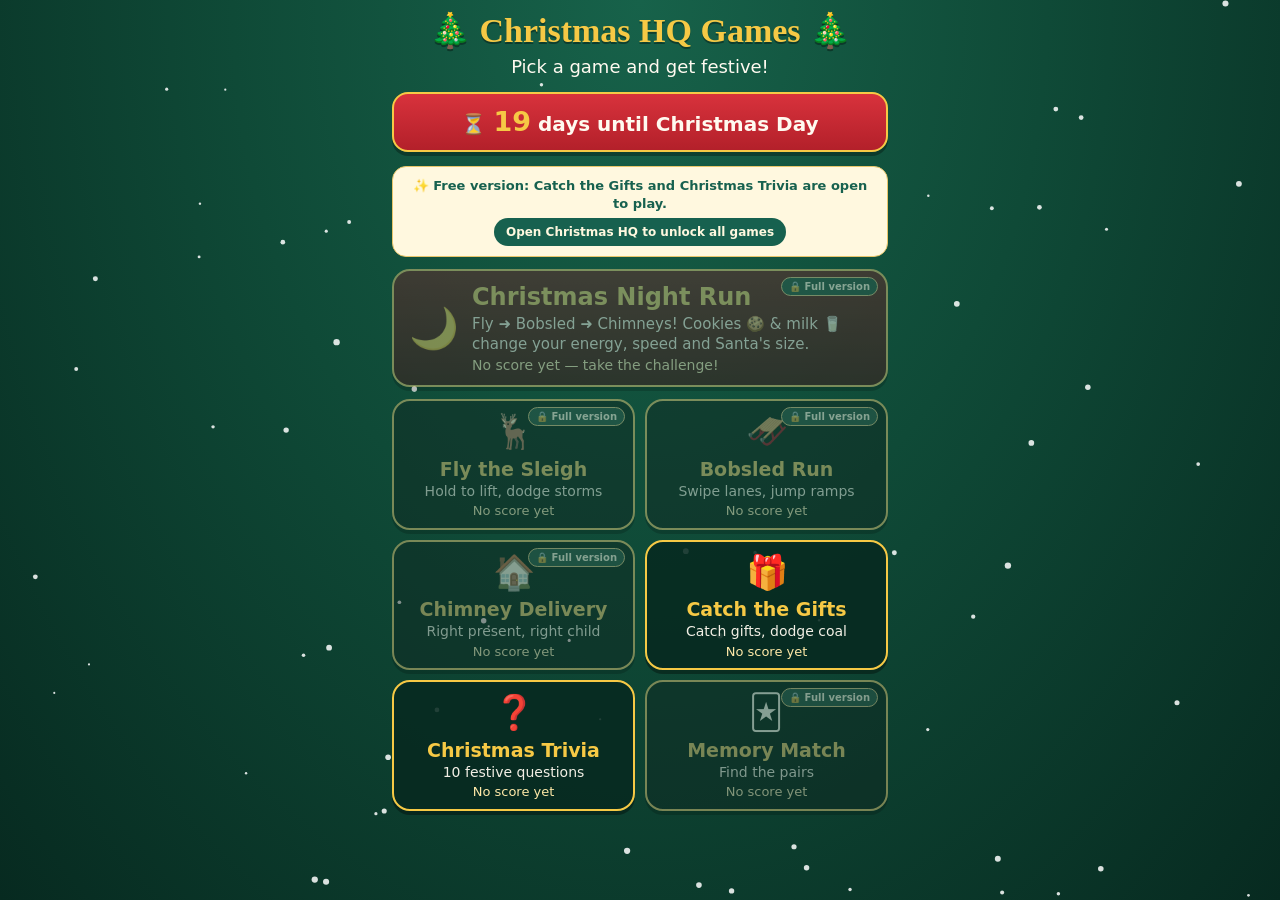
<file: games/index.html>
<!DOCTYPE html>
<html lang="en">
<head>
<meta charset="utf-8">
<meta name="viewport" content="width=device-width, initial-scale=1, viewport-fit=cover">
<meta name="theme-color" content="#0b3d2e">
<title>Christmas HQ Games</title>
<style>
:root{
  --green-deep:#072a20; --green:#0f4a37; --green-mid:#17624a;
  --red:#b3202a; --red-bright:#d8323c; --gold:#f6c945; --gold-dark:#b8891a;
  --cream:#fffaf0; --ink:#1b1b1b;
}
*{box-sizing:border-box;-webkit-tap-highlight-color:transparent}
html,body{margin:0;padding:0;min-height:100%}
html{background:#072a20}
body{
  font-family:system-ui,-apple-system,"Segoe UI",Roboto,"Helvetica Neue",Arial,sans-serif;
  color:var(--cream);
  background:radial-gradient(ellipse at top,var(--green-mid) 0%,var(--green) 45%,var(--green-deep) 100%) fixed;
  min-height:100vh; line-height:1.35; font-size:18px;
  overflow-x:hidden;
}
#snow{position:fixed;inset:0;width:100%;height:100%;pointer-events:none;z-index:0}
#app{position:relative;z-index:1;width:100%;max-width:520px;margin:0 auto;padding:12px 12px 28px}
.screen[hidden]{display:none}
h1,h2{margin:0;font-family:Georgia,"Times New Roman",serif;color:var(--gold);text-shadow:0 2px 0 rgba(0,0,0,.35)}
h1{font-size:clamp(22px,6.6vw,34px);text-align:center;line-height:1.1}
h2{font-size:clamp(20px,6vw,26px);flex:1;min-width:0}
.tagline{text-align:center;margin:6px 0 12px;color:var(--cream)}
.countdown{
  background:linear-gradient(180deg,var(--red-bright),var(--red));
  border:2px solid var(--gold);border-radius:16px;padding:10px 12px;margin:0 0 14px;text-align:center;
  font-weight:700;font-size:clamp(16px,4.8vw,20px);box-shadow:0 4px 0 rgba(0,0,0,.3);
}
.countdown b{color:var(--gold);font-size:1.35em}
.menu{display:grid;gap:12px}
.game-card{
  display:flex;align-items:center;gap:12px;width:100%;min-height:84px;text-align:left;
  background:rgba(7,42,32,.88);color:var(--cream);border:2px solid var(--gold);border-radius:18px;
  padding:10px 14px;font:inherit;cursor:pointer;box-shadow:0 4px 0 rgba(0,0,0,.35);
}
.game-card:active{transform:translateY(2px);box-shadow:0 2px 0 rgba(0,0,0,.35)}
.game-card .icon{font-size:40px;flex:none;width:52px;text-align:center}
.game-card .txt{min-width:0;flex:1}
.game-card .name{display:block;font-weight:800;font-size:clamp(18px,5.4vw,22px);color:var(--gold)}
.game-card .desc{display:block;font-size:15px;opacity:.95}
.game-card .best{display:block;font-size:14px;margin-top:2px;color:#ffe9a8}
button{font:inherit}
button:focus-visible{outline:3px solid #fff;outline-offset:2px}
.btn{
  min-height:52px;padding:10px 18px;border-radius:14px;border:2px solid var(--gold);
  background:linear-gradient(180deg,var(--red-bright),var(--red));color:var(--cream);
  font-weight:800;font-size:18px;cursor:pointer;box-shadow:0 3px 0 rgba(0,0,0,.35);
}
.btn:active{transform:translateY(2px)}
.btn.gold{background:linear-gradient(180deg,#ffe07a,var(--gold));color:#2a1c00;border-color:#fff3c0}
.btn.green{background:linear-gradient(180deg,var(--green-mid),var(--green));}
.topbar{display:flex;align-items:center;gap:10px;margin-bottom:10px}
.topbar .back{min-height:48px;min-width:48px;padding:8px 14px;flex:none}
.hud{
  display:flex;flex-wrap:wrap;gap:5px;margin-bottom:8px;
}
.hud span{
  flex:1 1 auto;text-align:center;background:rgba(7,42,32,.9);border:1px solid var(--gold);border-radius:10px;
  padding:5px 6px;font-weight:700;font-size:clamp(13px,3.8vw,15px);white-space:nowrap;
}
.hud b{color:var(--gold)}
.stage{position:relative;width:100%;max-width:max(300px,min(440px,calc((100vh - 340px)*.75)));margin:0 auto;border:3px solid var(--gold);border-radius:14px;overflow:hidden;background:#0a1d3a;aspect-ratio:3/4;touch-action:none;user-select:none;-webkit-user-select:none}
.stage canvas{display:block;width:100%;height:100%}
.overlay{
  position:absolute;inset:0;display:flex;flex-direction:column;align-items:center;justify-content:center;gap:10px;
  background:rgba(7,42,32,.9);text-align:center;padding:16px;
}
.overlay[hidden]{display:none}
.overlay h3{margin:0;font-family:Georgia,serif;color:var(--gold);font-size:clamp(22px,7vw,30px)}
.overlay p{margin:0;font-size:16px}
.overlay .row{display:flex;flex-wrap:wrap;gap:10px;justify-content:center}
.controls{display:flex;gap:10px;max-width:440px;margin:10px auto 0}
.controls .btn{flex:1;min-height:64px;font-size:24px;touch-action:none;user-select:none;-webkit-user-select:none}
.hint{max-width:440px;margin:8px auto 0;text-align:center;font-size:14px;opacity:.95}
/* chimney presents */
.presents{display:grid;grid-template-columns:repeat(5,1fr);gap:6px;max-width:440px;margin:10px auto 0}
.present{
  min-height:68px;min-width:0;padding:4px 2px;border-radius:12px;border:2px solid rgba(246,201,69,.55);
  background:rgba(7,42,32,.92);color:var(--cream);cursor:pointer;display:flex;flex-direction:column;align-items:center;justify-content:center;gap:0;
}
.present .e{font-size:28px;line-height:1.1}
.present .n{font-size:12px;font-weight:700}
.present .k{font-size:11px;opacity:.85}
.present[aria-pressed="true"]{background:linear-gradient(180deg,#ffe07a,var(--gold));color:#2a1c00;border-color:#fff;box-shadow:0 0 0 3px var(--red-bright)}
.actions{display:flex;gap:10px;max-width:440px;margin:10px auto 0}
.actions .btn{flex:1;min-height:60px;font-size:19px}
/* trivia */
.panel{background:rgba(7,42,32,.92);border:2px solid var(--gold);border-radius:16px;padding:14px;max-width:520px;margin:0 auto}
.q-meta{display:flex;justify-content:space-between;gap:8px;font-weight:700;color:var(--gold);margin-bottom:8px;font-size:16px}
.progress{height:8px;background:rgba(255,255,255,.2);border-radius:6px;overflow:hidden;margin-bottom:12px}
.progress i{display:block;height:100%;background:var(--gold);width:0}
.question{font-size:clamp(19px,5.6vw,24px);font-weight:700;margin:0 0 12px;overflow-wrap:anywhere}
.options{display:grid;gap:10px}
.opt{
  min-height:58px;text-align:left;padding:10px 14px;border-radius:14px;border:2px solid var(--gold);
  background:var(--green);color:var(--cream);font-size:18px;font-weight:600;cursor:pointer;overflow-wrap:anywhere;
}
.opt:active{transform:translateY(1px)}
.opt.correct{background:#1c7f3b;border-color:#fff;color:#fff}
.opt.wrong{background:#8f1d24;border-color:#fff;color:#fff}
.opt:disabled{cursor:default;opacity:1}
.feedback{min-height:28px;margin:10px 0 0;font-weight:800;font-size:18px}
.result{text-align:center}
.result .big{font-size:clamp(40px,14vw,64px);font-weight:900;color:var(--gold);margin:6px 0}
/* memory */
.mem-grid{display:grid;grid-template-columns:repeat(4,1fr);gap:8px;max-width:420px;margin:0 auto}
.card{
  position:relative;aspect-ratio:1;border:2px solid var(--gold);border-radius:14px;padding:0;cursor:pointer;
  background:repeating-linear-gradient(45deg,var(--red) 0 8px,var(--red-bright) 8px 16px);color:var(--cream);
  font-size:clamp(28px,10vw,52px);display:flex;align-items:center;justify-content:center;min-width:0;
}
.card .face{display:none}
.card .back{font-size:.6em;opacity:.95}
.card.flipped,.card.matched{background:var(--cream);}
.card.flipped .face,.card.matched .face{display:block}
.card.flipped .back,.card.matched .back{display:none}
.card.matched{border-color:#3bd16f;box-shadow:0 0 0 3px #3bd16f}
.win{margin:14px auto 0;max-width:420px;text-align:center}
.win[hidden]{display:none}
.win .big{font-size:clamp(22px,7vw,30px);font-weight:800;color:var(--gold);margin-bottom:8px}
.hint{display:block}
@media (max-width:520px){.hint{display:none}}

[hidden]{display:none!important}
.menu .featured{min-height:96px;background:linear-gradient(180deg,#8f1d24,#5e1218);}
.menu .featured .name{font-size:clamp(19px,5.8vw,24px)}
.menu-grid{display:grid;grid-template-columns:1fr 1fr;gap:10px}
.menu-grid .game-card{flex-direction:column;justify-content:center;text-align:center;min-height:112px;padding:8px 8px;gap:2px}
.menu-grid .game-card .icon{font-size:34px;width:auto}
.menu-grid .game-card .name{font-size:clamp(16px,4.6vw,19px)}
.menu-grid .game-card .desc{font-size:14px;line-height:1.25}
.menu-grid .game-card .best{font-size:13px}
.ahud .a-energy{display:flex;align-items:center;gap:4px;min-width:104px}
.bar{display:block;flex:1;min-width:48px;height:12px;border:1px solid var(--gold);border-radius:7px;background:rgba(0,0,0,.45);overflow:hidden}
.bar>i{display:block;height:100%;width:50%;background:linear-gradient(90deg,#f6c945,#7dff8b)}
.bar.low>i{background:linear-gradient(90deg,#ff5a5a,#ff9a5a)}
.hud .a-boost{display:none!important}
.bar.boost{box-shadow:0 0 0 2px #fff,0 0 10px 2px var(--gold)}
.bar.boost>i{background:linear-gradient(90deg,#fff3a0,#f6c945)}
.lift{width:100%;min-height:76px!important;font-size:22px!important}
.ctl-chim{max-width:440px;margin:0 auto}
.sr{position:absolute;width:1px;height:1px;overflow:hidden;clip:rect(0 0 0 0);white-space:nowrap}
</style>
</head>
<body>
<canvas id="snow" aria-hidden="true"></canvas>
<div id="app">

<!-- MENU -->
<section id="screen-menu" class="screen">
  <h1>🎄 Christmas HQ Games 🎄</h1>
  <p class="tagline">Pick a game and get festive!</p>
  <div class="countdown" id="countdown" aria-live="polite"></div>
  <div class="menu">
    <button class="game-card featured" data-go="night"><span class="icon">🌙</span><span class="txt"><span class="name">Christmas Night Run</span><span class="desc">Fly ➜ Bobsled ➜ Chimneys! Cookies 🍪 &amp; milk 🥛 change your energy, speed and Santa's size.</span><span class="best" id="best-night"></span></span></button>
    <div class="menu-grid">
    <button class="game-card" data-go="fly"><span class="icon">🦌</span><span class="txt"><span class="name">Fly the Sleigh</span><span class="desc">Hold to lift, dodge storms</span><span class="best" id="best-fly"></span></span></button>
    <button class="game-card" data-go="bob"><span class="icon">🛷</span><span class="txt"><span class="name">Bobsled Run</span><span class="desc">Swipe lanes, jump ramps</span><span class="best" id="best-bob"></span></span></button>
    <button class="game-card" data-go="chimney"><span class="icon">🏠</span><span class="txt"><span class="name">Chimney Delivery</span><span class="desc">Right present, right child</span><span class="best" id="best-chimney"></span></span></button>
    <button class="game-card" data-go="catch"><span class="icon">🎁</span><span class="txt"><span class="name">Catch the Gifts</span><span class="desc">Catch gifts, dodge coal</span><span class="best" id="best-catch"></span></span></button>
    <button class="game-card" data-go="trivia"><span class="icon">❓</span><span class="txt"><span class="name">Christmas Trivia</span><span class="desc">10 festive questions</span><span class="best" id="best-trivia"></span></span></button>
    <button class="game-card" data-go="memory"><span class="icon">🃏</span><span class="txt"><span class="name">Memory Match</span><span class="desc">Find the pairs</span><span class="best" id="best-memory"></span></span></button>
    </div>
  </div>
</section>

<section id="screen-night" class="screen" hidden></section>
<section id="screen-fly" class="screen" hidden></section>
<section id="screen-bob" class="screen" hidden></section>

<!-- CATCH -->
<section id="screen-catch" class="screen" hidden>
  <div class="topbar"><button class="btn back" data-go="menu" aria-label="Back to menu">← Menu</button><h2>Catch the Gifts</h2></div>
  <div class="hud"><span>Score <b id="c-score">0</b></span><span>Lives <b id="c-lives">❤❤❤</b></span><span>Best <b id="c-best">0</b></span></div>
  <div class="stage" id="c-stage">
    <canvas id="c-canvas" width="720" height="960" aria-label="Catch the Gifts game area"></canvas>
    <div class="overlay" id="c-overlay">
      <h3 id="c-ot">Catch the Gifts</h3>
      <p id="c-om">Move the sleigh to catch gifts 🎁.<br>Avoid the lumps of coal!</p>
      <div class="row"><button class="btn gold" id="c-start">Play</button></div>
    </div>
  </div>
  <div class="controls"><button class="btn green" id="c-left" aria-label="Move left">◀</button><button class="btn green" id="c-right" aria-label="Move right">▶</button></div>
  <p class="hint">Drag on the game, use the buttons, or press ← → keys.</p>
</section>

<!-- CHIMNEY -->
<section id="screen-chimney" class="screen" hidden>
  <div class="topbar"><button class="btn back" data-go="menu" aria-label="Back to menu">← Menu</button><h2>Chimney Delivery</h2></div>
  <div class="hud"><span>Score <b id="h-score">0</b></span><span>Lives <b id="h-lives">❤❤❤</b></span><span>🍪 <b id="h-cookies">0/3</b></span><span>Best <b id="h-best">0</b></span></div>
  <div class="stage" id="h-stage">
    <canvas id="h-canvas" width="720" height="960" aria-label="Chimney Delivery game area"></canvas>
    <div class="overlay" id="h-overlay">
      <h3 id="h-ot">Chimney Delivery</h3>
      <p id="h-om">Each child wants one present (see the speech bubble).<br>1. Pick the present. 2. When Santa is over the chimney, hit DROP.<br>Right gift = big points 😄. Wrong gift = lose a life 😢.<br>Hit GRAB for cookies &amp; milk: 3 plates = bonus life!</p>
      <div class="row"><button class="btn gold" id="h-start">Play</button></div>
    </div>
  </div>
  <div class="presents" id="h-presents" role="group" aria-label="Choose a present"></div>
  <div class="actions"><button class="btn" id="h-drop">🎁 DROP</button><button class="btn green" id="h-grab">🍪🥛 GRAB</button></div>
  <p class="hint">Keys: 1-5 choose present · Space/↓ drop · G/↑ grab</p>
</section>

<!-- TRIVIA -->
<section id="screen-trivia" class="screen" hidden>
  <div class="topbar"><button class="btn back" data-go="menu" aria-label="Back to menu">← Menu</button><h2>Christmas Trivia</h2></div>
  <div class="panel" id="t-quiz">
    <div class="q-meta"><span id="t-num">Question 1/10</span><span>Score <span id="t-score">0</span></span></div>
    <div class="progress"><i id="t-prog"></i></div>
    <p class="question" id="t-q"></p>
    <div class="options" id="t-opts"></div>
    <p class="feedback" id="t-fb" aria-live="polite"></p>
    <button class="btn gold" id="t-next" hidden style="width:100%;margin-top:8px">Next ➜</button>
  </div>
  <div class="panel result" id="t-result" hidden>
    <h2 style="text-align:center">All done! 🎅</h2>
    <div class="big" id="t-final">0/10</div>
    <p id="t-msg"></p>
    <p>Best score: <b id="t-best">0</b>/10</p>
    <div style="display:grid;gap:10px;margin-top:12px">
      <button class="btn gold" id="t-again">Play again</button>
      <button class="btn" data-go="menu">Back to menu</button>
    </div>
  </div>
</section>

<!-- MEMORY -->
<section id="screen-memory" class="screen" hidden>
  <div class="topbar"><button class="btn back" data-go="menu" aria-label="Back to menu">← Menu</button><h2>Memory Match</h2></div>
  <div class="hud"><span>Moves <b id="m-moves">0</b></span><span>Pairs <b id="m-pairs">0/8</b></span><span>Best <b id="m-best">–</b></span></div>
  <div class="mem-grid" id="m-grid"></div>
  <div class="win" id="m-win" hidden>
    <div class="big" id="m-wintext"></div>
    <div class="row" style="display:flex;gap:10px;justify-content:center;flex-wrap:wrap">
      <button class="btn gold" id="m-again">Play again</button>
      <button class="btn" data-go="menu">Menu</button>
    </div>
  </div>
  <p class="hint" id="m-hint">Flip two cards at a time. Fewer moves = better!</p>
  <div style="text-align:center;margin-top:10px"><button class="btn green" id="m-restart">🔄 Restart</button></div>
</section>

</div>

<script>
(function(){
'use strict';
var $ = function(id){return document.getElementById(id);};
var EMOJI_FONT = '"Apple Color Emoji","Segoe UI Emoji","Noto Color Emoji",sans-serif';

/* ---------- storage ---------- */
var memStore = {};
function load(key, def){
  try{ var v = window.localStorage.getItem('chqg:'+key); if(v===null) return def; var n = Number(v); return isNaN(n)?def:n; }
  catch(e){ return (key in memStore)?memStore[key]:def; }
}
function save(key, val){
  memStore[key]=val;
  try{ window.localStorage.setItem('chqg:'+key, String(val)); }catch(e){}
}

/* ---------- countdown ---------- */
function daysUntilChristmas(now){
  /* Same maths as the main app's top countdown (christmas-hq-festive-live.js updateChristmasCountdown):
     whole days left until 25 Dec 00:00 local time, rolling to next year once that moment has passed. */
  now = now || new Date();
  var xmas = new Date(now.getFullYear(), 11, 25, 0, 0, 0);
  if(xmas.getTime() <= now.getTime()) xmas = new Date(now.getFullYear()+1, 11, 25, 0, 0, 0);
  return Math.floor((xmas.getTime()-now.getTime())/86400000);
}
function renderCountdown(){
  var el = $('countdown'); if(!el) return;
  var now = new Date(), d = daysUntilChristmas(now);
  if(now.getMonth()===11 && now.getDate()===25) el.innerHTML = '🎅 It\'s Christmas Day!';
  else if(d===0) el.innerHTML = '⏳ <b>0</b> days until Christmas Day — it\'s Christmas Eve!';
  else if(d===1) el.innerHTML = '⏳ <b>1</b> day until Christmas Day';
  else el.innerHTML = '⏳ <b>'+d+'</b> days until Christmas Day';
}

/* ---------- navigation ---------- */
var current = 'menu';
var games = {};
function go(name){
  if(games[current] && games[current].stop) games[current].stop();
  var screens = document.querySelectorAll('.screen');
  for(var i=0;i<screens.length;i++) screens[i].hidden = (screens[i].id !== 'screen-'+name);
  current = name;
  if(name==='menu'){ refreshBests(); renderCountdown(); }
  if(games[name] && games[name].enter) games[name].enter();
  window.scrollTo(0,0);
}
document.addEventListener('click', function(e){
  var t = e.target.closest ? e.target.closest('[data-go]') : null;
  if(t) go(t.getAttribute('data-go'));
});
function refreshBests(){
  var c=load('catch',0), h=load('chimney',0), t=load('trivia',-1), m=load('memory',0);
  var nf=load('fly',0), nb=load('bob',0), nn=load('night',0);
  $('best-fly').textContent = nf? '🏆 '+nf : 'No score yet';
  $('best-bob').textContent = nb? '🏆 '+nb : 'No score yet';
  $('best-night').textContent = nn? '🏆 Best night: '+nn : 'No score yet — take the challenge!';
  $('best-catch').textContent = c? '🏆 '+c : 'No score yet';
  $('best-chimney').textContent = h? '🏆 '+h : 'No score yet';
  $('best-trivia').textContent = t>=0? '🏆 '+t+'/10' : 'No score yet';
  $('best-memory').textContent = m? '🏆 '+m+' moves' : 'No score yet';
}

/* ---------- helpers ---------- */
function rand(a,b){return a+Math.random()*(b-a);}
function shuffle(a){ for(var i=a.length-1;i>0;i--){var j=Math.floor(Math.random()*(i+1));var t=a[i];a[i]=a[j];a[j]=t;} return a; }
function hearts(n){ var s=''; for(var i=0;i<n;i++) s+='❤'; return s||'💔'; }
function rrect(ctx,x,y,w,h,r){ ctx.beginPath(); ctx.moveTo(x+r,y); ctx.lineTo(x+w-r,y); ctx.quadraticCurveTo(x+w,y,x+w,y+r); ctx.lineTo(x+w,y+h-r); ctx.quadraticCurveTo(x+w,y+h,x+w-r,y+h); ctx.lineTo(x+r,y+h); ctx.quadraticCurveTo(x,y+h,x,y+h-r); ctx.lineTo(x,y+r); ctx.quadraticCurveTo(x,y,x+r,y); ctx.closePath(); }
function emoji(ctx,ch,x,y,size){ ctx.font=size+'px '+EMOJI_FONT; ctx.textAlign='center'; ctx.textBaseline='middle'; ctx.fillStyle='#fff'; ctx.fillText(ch,x,y); }
function setupCanvas(cv){ var ctx=cv.getContext('2d'); ctx.setTransform(2,0,0,2,0,0); return ctx; }
var W=360, H=480;
var starPts=[]; for(var si=0;si<40;si++) starPts.push([(si*97%360),(si*53%260),(si%3)+1]);
function drawSky(ctx, ground){
  var g=ctx.createLinearGradient(0,0,0,H); g.addColorStop(0,'#071a3a'); g.addColorStop(1,'#1d4a63');
  ctx.fillStyle=g; ctx.fillRect(0,0,W,H);
  ctx.fillStyle='#fff'; for(var i=0;i<starPts.length;i++){ var s=starPts[i]; ctx.globalAlpha=.55; ctx.fillRect(s[0],s[1],s[2]*.8,s[2]*.8); } ctx.globalAlpha=1;
  ctx.fillStyle='#f3efd2'; ctx.beginPath(); ctx.arc(310,48,17,0,7); ctx.fill();
  ctx.fillStyle='#e8f1f7'; ctx.fillRect(0,ground,W,H-ground);
  ctx.fillStyle='#c9dcea'; ctx.fillRect(0,ground,W,3);
}
function drawGift(ctx,x,y,s,body,ribbon){
  var h=s/2;
  ctx.fillStyle=body; ctx.fillRect(x-h,y-h,s,s);
  ctx.fillStyle=ribbon; ctx.fillRect(x-3,y-h,6,s); ctx.fillRect(x-h,y-3,s,6);
  ctx.beginPath(); ctx.ellipse(x-6,y-h-3,6,4,-.5,0,7); ctx.ellipse(x+6,y-h-3,6,4,.5,0,7); ctx.fill();
  ctx.strokeStyle='rgba(0,0,0,.35)'; ctx.lineWidth=1.5; ctx.strokeRect(x-h,y-h,s,s);
}
function drawCoal(ctx,x,y,s){
  var r=s/2, pts=[[-1,-.3],[-.6,-.9],[.1,-1],[.8,-.6],[1,.2],[.6,.9],[-.2,1],[-.9,.6]];
  ctx.beginPath(); for(var i=0;i<pts.length;i++){ var px=x+pts[i][0]*r, py=y+pts[i][1]*r; if(i===0) ctx.moveTo(px,py); else ctx.lineTo(px,py);} ctx.closePath();
  ctx.fillStyle='#262626'; ctx.fill(); ctx.strokeStyle='#e7e7e7'; ctx.lineWidth=2; ctx.stroke();
  ctx.fillStyle='#6b6b6b'; ctx.beginPath(); ctx.moveTo(x-r*.5,y-r*.5); ctx.lineTo(x,y-r*.6); ctx.lineTo(x-r*.2,y-r*.1); ctx.closePath(); ctx.fill();
}
function drawSleigh(ctx,x,y,w){
  // runner
  ctx.strokeStyle='#f6c945'; ctx.lineWidth=4; ctx.lineCap='round';
  ctx.beginPath(); ctx.moveTo(x-w/2-4,y+26); ctx.lineTo(x+w/2-6,y+26); ctx.quadraticCurveTo(x+w/2+14,y+26,x+w/2+10,y+10); ctx.stroke();
  ctx.beginPath(); ctx.moveTo(x-w/4,y+16); ctx.lineTo(x-w/4,y+26); ctx.moveTo(x+w/4,y+16); ctx.lineTo(x+w/4,y+26); ctx.stroke();
  // body
  ctx.fillStyle='#c8212b'; ctx.beginPath();
  ctx.moveTo(x-w/2,y-8); ctx.lineTo(x+w/2+4,y-8); ctx.quadraticCurveTo(x+w/2+8,y+16,x+w/2-8,y+18); ctx.lineTo(x-w/2+8,y+18); ctx.quadraticCurveTo(x-w/2-2,y+10,x-w/2,y-8); ctx.closePath(); ctx.fill();
  ctx.strokeStyle='#f6c945'; ctx.lineWidth=2.5; ctx.stroke();
  ctx.fillStyle='#fffaf0'; ctx.fillRect(x-w/2+4,y-8,w-4,4);
}


var GROUND_Y=410;
function drawHouseShared(c,h,GIFTS,cw,icons){
  var cx=h.cx, chx=cx-26;
  c.fillStyle=h.color; c.fillRect(cx-50,340,100,GROUND_Y-340);
  c.fillStyle='#4a2f2a'; c.beginPath(); c.moveTo(cx-62,342); c.lineTo(cx,285); c.lineTo(cx+62,342); c.closePath(); c.fill();
  c.fillStyle='#f4fbff'; c.beginPath(); c.moveTo(cx-62,342); c.lineTo(cx,285); c.lineTo(cx+62,342); c.lineTo(cx+54,342); c.lineTo(cx,294); c.lineTo(cx-54,342); c.closePath(); c.fill();
  c.fillStyle='#8a3f33'; c.fillRect(chx-cw/2,296,cw,26); c.fillStyle='#f4fbff'; c.fillRect(chx-cw/2-2,292,cw+4,6);
  c.fillStyle='#5a3418'; c.fillRect(cx-40,368,20,GROUND_Y-368);
  c.fillStyle=h.result==='happy'?'#ffe58a':'#2d3b55'; c.fillRect(cx+4,350,38,38);
  c.strokeStyle='#fffaf0'; c.lineWidth=2; c.strokeRect(cx+4,350,38,38);
  emoji(c,h.result==='happy'?'😄':(h.result==='sad'?'😢':'🧒'),cx+23,371,26);
  if(icons.length===2){ emoji(c,icons[0],chx-6,282,16); emoji(c,icons[1],chx+9,282,16); }
  else if(icons.length===1){ emoji(c,icons[0],chx,280,20); }
  if(h.result===null && cx<W+10){
    var g=GIFTS[h.want], bw=68, bh=54, by=196;
    var bx=Math.max(4,Math.min(W-bw-4,cx-bw/2));
    var tb=Math.max(bx+16,Math.min(bx+bw-16,cx));
    c.fillStyle='#fffaf0'; rrect(c,bx,by,bw,bh,12); c.fill(); c.strokeStyle='#b8891a'; c.lineWidth=2; c.stroke();
    c.fillStyle='#fffaf0'; c.beginPath(); c.moveTo(tb-8,by+bh-1); c.lineTo(tb+8,by+bh-1); c.lineTo(tb+3,by+bh+14); c.closePath(); c.fill();
    c.strokeStyle='#b8891a'; c.beginPath(); c.moveTo(tb-8,by+bh); c.lineTo(tb+3,by+bh+14); c.lineTo(tb+8,by+bh); c.stroke();
    c.fillStyle='#fffaf0'; c.fillRect(tb-7,by+bh-3,14,4);
    emoji(c,g.e,bx+bw/2,by+22,28);
    c.fillStyle='#222'; c.font='bold 12px system-ui,Arial,sans-serif'; c.textAlign='center'; c.textBaseline='middle'; c.fillText(g.n,bx+bw/2,by+43);
  }
}

/* ---------- generic canvas game base ---------- */
function makeLoop(update, draw){
  var raf=0, last=0, active=false;
  function frame(ts){
    if(!active) return;
    var dt=Math.min(.05,(ts-last)/1000||0); last=ts;
    update(dt); draw();
    raf=requestAnimationFrame(frame);
  }
  return {
    start:function(){ if(active) return; active=true; last=performance.now(); raf=requestAnimationFrame(frame); },
    stop:function(){ active=false; cancelAnimationFrame(raf); },
    isActive:function(){return active;}
  };
}

/* =========================================================
   GAME 1: CATCH THE GIFTS
   ========================================================= */
(function(){
  var cv=$('c-canvas'), ctx=setupCanvas(cv), stage=$('c-stage');
  var st={running:false,score:0,lives:3,items:[],spawn:0,sx:W/2,keys:{l:false,r:false},flash:0,btn:{l:false,r:false},best:load('catch',0)};
  var SW=84, SY=H-62;
  var COLORS=[['#d8323c','#f6c945'],['#1f7a4a','#fffaf0'],['#2d62c4','#f6c945'],['#fffaf0','#d8323c']];
  function reset(){ st.score=0; st.lives=3; st.items=[]; st.spawn=.4; st.sx=W/2; st.flash=0; hud(); }
  function hud(){ $('c-score').textContent=st.score; $('c-lives').textContent=hearts(st.lives); $('c-best').textContent=st.best; }
  function start(){ reset(); st.running=true; $('c-overlay').hidden=true; loop.start(); }
  function over(){
    st.running=false;
    var nb = st.score>st.best; if(nb){ st.best=st.score; save('catch',st.best); }
    hud();
    $('c-ot').textContent='Game over!';
    $('c-om').innerHTML='You caught <b>'+st.score+'</b> point'+(st.score===1?'':'s')+'.<br>'+(nb?'🏆 New high score!':'High score: '+st.best);
    $('c-start').textContent='Play again';
    $('c-overlay').hidden=false;
  }
  function update(dt){
    if(!st.running) return;
    var dir=(st.keys.l||st.btn.l?-1:0)+(st.keys.r||st.btn.r?1:0);
    st.sx=Math.max(SW/2+8,Math.min(W-SW/2-14,st.sx+dir*340*dt));
    st.spawn-=dt;
    if(st.spawn<=0){
      st.spawn=Math.max(.35,.95-st.score*.012);
      var pc=Math.min(.35,.18+st.score*.003), r=Math.random(), type=r<pc?'coal':(r>.95?'gold':'gift');
      var c=COLORS[Math.floor(Math.random()*COLORS.length)];
      st.items.push({x:rand(24,W-24),y:-20,vy:Math.min(330,120+st.score*2.2+rand(0,50)),type:type,size:type==='coal'?28:30,c:c});
    }
    for(var i=st.items.length-1;i>=0;i--){
      var it=st.items[i]; it.y+=it.vy*dt;
      var hit = it.y+it.size/2>=SY && it.y<SY+30 && Math.abs(it.x-st.sx)<SW/2+6;
      if(hit){
        st.items.splice(i,1);
        if(it.type==='coal'){ st.lives--; st.flash=.35; }
        else st.score += (it.type==='gold'?5:1);
        hud();
        if(st.lives<=0){ over(); return; }
      } else if(it.y>H+30) st.items.splice(i,1);
    }
    if(st.flash>0) st.flash-=dt;
  }
  function draw(){
    drawSky(ctx,H-26);
    for(var i=0;i<st.items.length;i++){
      var it=st.items[i];
      if(it.type==='coal') drawCoal(ctx,it.x,it.y,it.size);
      else if(it.type==='gold') drawGift(ctx,it.x,it.y,it.size+2,'#f6c945','#d8323c');
      else drawGift(ctx,it.x,it.y,it.size,it.c[0],it.c[1]);
    }
    drawSleigh(ctx,st.sx,SY,SW);
    if(st.flash>0){ ctx.fillStyle='rgba(216,50,60,'+(st.flash*1.2)+')'; ctx.fillRect(0,0,W,H); }
  }
  var loop=makeLoop(update,draw);
  function ptr(e){
    var r=cv.getBoundingClientRect(); var x=(e.clientX-r.left)/r.width*W;
    st.sx=Math.max(SW/2+8,Math.min(W-SW/2-14,x));
  }
  stage.addEventListener('pointerdown',function(e){ ptr(e); });
  stage.addEventListener('pointermove',function(e){ ptr(e); });
  function hold(id,k){
    var b=$(id);
    function on(e){ e.preventDefault(); st.btn[k]=true; }
    function off(){ st.btn[k]=false; }
    b.addEventListener('pointerdown',on); b.addEventListener('pointerup',off); b.addEventListener('pointerleave',off); b.addEventListener('pointercancel',off);
  }
  hold('c-left','l'); hold('c-right','r');
  $('c-start').addEventListener('click',start);
  games.catch={
    enter:function(){ st.running=false; st.best=load('catch',0); $('c-ot').textContent='Catch the Gifts'; $('c-om').innerHTML='Move the sleigh to catch gifts 🎁.<br>Avoid the lumps of coal!'; $('c-start').textContent='Play'; $('c-overlay').hidden=false; reset(); draw(); },
    stop:function(){ loop.stop(); st.running=false; st.btn.l=st.btn.r=false; },
    key:function(e,down){
      if(e.key==='ArrowLeft'||e.key==='a'||e.key==='A'){ st.keys.l=down; return true; }
      if(e.key==='ArrowRight'||e.key==='d'||e.key==='D'){ st.keys.r=down; return true; }
      return false;
    },
    state:st
  };
  document.addEventListener('visibilitychange',function(){ if(document.hidden && loop.isActive()) { loop.stop(); st.running && (function(){ $('c-ot').textContent='Paused'; $('c-om').textContent='Tap to continue.'; $('c-start').textContent='Resume'; $('c-overlay').hidden=false; st.running=false; st.paused=true; })(); } });
  // resume support
  var origStart=start;
  $('c-start').removeEventListener('click',start);
  $('c-start').addEventListener('click',function(){ if(st.paused){ st.paused=false; st.running=true; $('c-overlay').hidden=true; loop.start(); } else origStart(); });
})();

/* =========================================================
   GAME 2: CHIMNEY DELIVERY
   ========================================================= */
(function(){
  var cv=$('h-canvas'), ctx=setupCanvas(cv);
  var GIFTS=[{e:'🧸',n:'Teddy'},{e:'🚂',n:'Train'},{e:'🪆',n:'Doll'},{e:'⚽',n:'Ball'},{e:'📚',n:'Book'}];
  var SANTA_X=100, SANTA_Y=62, ZONE=40, GROUND=410, GAP=200;
  var HOUSE_COLORS=['#b5533c','#3d7ea6','#c79a3b','#7b5aa6','#4f8f5a'];
  var st={running:false,paused:false,score:0,lives:3,streak:0,cookies:0,sel:0,houses:[],drops:[],pops:[],speed:55,endTimer:0,best:load('chimney',0),t:0,cool:0};
  // build present buttons
  var pbox=$('h-presents'), pbtns=[];
  GIFTS.forEach(function(g,i){
    var b=document.createElement('button'); b.type='button'; b.className='present'; b.setAttribute('aria-pressed','false'); b.setAttribute('aria-label',g.n+' (key '+(i+1)+')');
    b.innerHTML='<span class="e">'+g.e+'</span><span class="n">'+g.n+'</span><span class="k">'+(i+1)+'</span>';
    b.addEventListener('click',function(){ select(i); });
    pbox.appendChild(b); pbtns.push(b);
  });
  function select(i){ st.sel=i; for(var k=0;k<pbtns.length;k++) pbtns[k].setAttribute('aria-pressed',k===i?'true':'false'); }
  function hud(){ $('h-score').textContent=st.score; $('h-lives').textContent=hearts(st.lives); $('h-cookies').textContent=st.cookies+'/3'; $('h-best').textContent=st.best; }
  function newHouse(cx){ return {cx:cx,want:Math.floor(Math.random()*GIFTS.length),plate:Math.random()<.65,result:null,taken:false,color:HOUSE_COLORS[Math.floor(Math.random()*HOUSE_COLORS.length)]}; }
  function chx(h){ return h.cx-26; }
  function reset(){ st.score=0; st.lives=3; st.streak=0; st.cookies=0; st.houses=[newHouse(250)]; st.drops=[]; st.pops=[]; st.speed=55; st.endTimer=0; st.t=0; st.cool=0; select(0); hud(); }
  function inZone(h){ return Math.abs(chx(h)-SANTA_X)<=ZONE; }
  function target(){ for(var i=0;i<st.houses.length;i++){ var h=st.houses[i]; if(h.result===null && inZone(h)) return h; } return null; }
  function plateHouse(){ for(var i=0;i<st.houses.length;i++){ var h=st.houses[i]; if(h.plate && !h.taken && inZone(h)) return h; } return null; }
  function pop(x,y,text,color){ st.pops.push({x:x,y:y,text:text,color:color||'#fff',t:0}); }
  function start(){ reset(); st.running=true; st.paused=false; $('h-overlay').hidden=true; loop.start(); }
  function over(){
    st.running=false;
    var nb=st.score>st.best; if(nb){ st.best=st.score; save('chimney',st.best); }
    hud();
    $('h-ot').textContent='Game over!';
    $('h-om').innerHTML='Final score: <b>'+st.score+'</b><br>'+(nb?'🏆 New high score!':'High score: '+st.best);
    $('h-start').textContent='Play again';
    $('h-overlay').hidden=false;
  }
  function drop(){
    if(!st.running||st.endTimer>0||st.cool>0) return;
    st.cool=.25;
    var h=target(), g=GIFTS[st.sel];
    if(!h){ st.drops.push({x:SANTA_X,y:SANTA_Y+22,tx:SANTA_X,ty:GROUND-6,t:0,e:g.e,fall:true}); pop(SANTA_X+30,SANTA_Y+40,'No chimney!','#ffd9d9'); return; }
    st.drops.push({x:SANTA_X,y:SANTA_Y+22,tx:chx(h)+0,ty:300,t:0,e:g.e});
    if(st.sel===h.want){
      var pts=100+Math.min(st.streak,5)*10; st.score+=pts; st.streak++; h.result='happy';
      pop(h.cx,230,'+'+pts+' 😄','#8dff9e');
    } else {
      st.lives--; st.streak=0; h.result='sad';
      pop(h.cx,230,'Wrong gift! 😢','#ff9a9a');
      if(st.lives<=0) st.endTimer=1;
    }
    hud();
  }
  function grab(){
    if(!st.running||st.endTimer>0) return;
    var h=plateHouse();
    if(!h){ pop(SANTA_X+30,SANTA_Y+40,'Nothing to grab','#ffe9a8'); return; }
    h.taken=true; st.score+=30; st.cookies++;
    pop(chx(h),262,'+30 Yum! 🍪','#ffe9a8');
    if(st.cookies>=3){ st.cookies=0; if(st.lives<5){ st.lives++; pop(SANTA_X,SANTA_Y-30,'+1 life ❤','#ffb3b3'); } else { st.score+=50; pop(SANTA_X,SANTA_Y-30,'+50 bonus','#ffe9a8'); } }
    hud();
  }
  function update(dt){
    if(!st.running) return;
    st.t+=dt; if(st.cool>0) st.cool-=dt;
    st.speed=55+Math.min(70,st.score/12);
    for(var i=st.houses.length-1;i>=0;i--){
      var h=st.houses[i]; h.cx-=st.speed*dt;
      if(h.result===null && chx(h)<SANTA_X-ZONE){ h.result='sad'; st.streak=0; pop(SANTA_X,SANTA_Y+50,'Missed one!','#ffd9d9'); }
      if(h.cx<-90) st.houses.splice(i,1);
    }
    var last=st.houses[st.houses.length-1];
    while(!last || last.cx+GAP<W+100){ st.houses.push(newHouse((last?last.cx:W)+GAP)); last=st.houses[st.houses.length-1]; }
    for(var d=st.drops.length-1;d>=0;d--){ var dr=st.drops[d]; dr.t+=dt/.35; if(dr.t>=1) st.drops.splice(d,1); }
    for(var p=st.pops.length-1;p>=0;p--){ var po=st.pops[p]; po.t+=dt; if(po.t>1.1) st.pops.splice(p,1); }
    if(st.endTimer>0){ st.endTimer-=dt; if(st.endTimer<=0){ over(); } }
  }
  function drawHouse(h){ drawHouseShared(ctx,h,GIFTS,16,(h.plate&&!h.taken)?['🍪','🥛']:[]); }
  function draw(){
    drawSky(ctx,GROUND);
    var t=target(), c=ctx;
    for(var i=0;i<st.houses.length;i++) drawHouse(st.houses[i]);
    // guide line
    c.save(); c.setLineDash([6,6]); c.lineWidth=3; c.strokeStyle=t?'#f6c945':'rgba(255,255,255,.45)';
    c.beginPath(); c.moveTo(SANTA_X,SANTA_Y+30); c.lineTo(SANTA_X,GROUND-6); c.stroke(); c.restore();
    if(t){ c.strokeStyle='#f6c945'; c.lineWidth=3; c.beginPath(); c.arc(chx(t),300,18+Math.sin(st.t*10)*2,0,7); c.stroke(); }
    // santa + reindeer
    emoji(c,'🦌',SANTA_X+62,SANTA_Y-4,28);
    drawSleigh(c,SANTA_X,SANTA_Y,56);
    emoji(c,'🎅',SANTA_X-2,SANTA_Y-14,30);
    // selected present indicator
    emoji(c,GIFTS[st.sel].e,SANTA_X-12,SANTA_Y+4,16);
    // drops
    for(var d=0;d<st.drops.length;d++){ var dr=st.drops[d]; var e=dr.t*dr.t; emoji(c,dr.e,dr.x+(dr.tx-dr.x)*dr.t,dr.y+(dr.ty-dr.y)*e,22); }
    // pops
    for(var p=0;p<st.pops.length;p++){ var po=st.pops[p]; c.globalAlpha=Math.max(0,1-po.t/1.1);
      c.font='bold 17px system-ui,Arial,sans-serif'; c.textAlign='center'; c.textBaseline='middle';
      var tx=Math.max(70,Math.min(W-70,po.x)), ty=po.y-po.t*34;
      c.lineWidth=4; c.strokeStyle='rgba(0,0,0,.75)'; c.strokeText(po.text,tx,ty); c.fillStyle=po.color; c.fillText(po.text,tx,ty); c.globalAlpha=1; }
  }
  var loop=makeLoop(update,draw);
  $('h-drop').addEventListener('click',drop);
  $('h-grab').addEventListener('click',grab);
  $('h-start').addEventListener('click',function(){ if(st.paused){ st.paused=false; st.running=true; $('h-overlay').hidden=true; loop.start(); } else start(); });
  document.addEventListener('visibilitychange',function(){ if(document.hidden && loop.isActive() && st.running){ loop.stop(); st.running=false; st.paused=true; $('h-ot').textContent='Paused'; $('h-om').textContent='Tap to continue.'; $('h-start').textContent='Resume'; $('h-overlay').hidden=false; } });
  games.chimney={
    enter:function(){ st.running=false; st.paused=false; st.best=load('chimney',0); $('h-ot').textContent='Chimney Delivery'; $('h-om').innerHTML='Each child wants one present (see the speech bubble).<br>1. Pick the present. 2. When Santa is over the chimney, hit DROP.<br>Right gift = big points 😄. Wrong gift = lose a life 😢.<br>Hit GRAB for cookies &amp; milk: 3 plates = bonus life!'; $('h-start').textContent='Play'; $('h-overlay').hidden=false; reset(); draw(); },
    stop:function(){ loop.stop(); st.running=false; st.paused=false; },
    key:function(e,down){
      if(!down) return /^[1-5]$/.test(e.key)||e.key===' '||e.key==='ArrowDown'||e.key==='ArrowUp'||e.key==='g'||e.key==='G';
      if(/^[1-5]$/.test(e.key)){ select(+e.key-1); return true; }
      if(e.key===' '||e.key==='ArrowDown'){ drop(); return true; }
      if(e.key==='g'||e.key==='G'||e.key==='ArrowUp'){ grab(); return true; }
      return false;
    },
    state:st, GIFTS:GIFTS, _target:target, _chx:chx
  };
})();

/* =========================================================
   GAME 3: CHRISTMAS TRIVIA
   ========================================================= */
(function(){
  var BANK=[
   ['Which reindeer has a famously shiny red nose?','Rudolph','Dasher','Blitzen','Comet'],
   ['In which country did the modern Christmas tree tradition begin?','Germany','France','Spain','Canada'],
   ['Who wrote the story "A Christmas Carol"?','Charles Dickens','Mark Twain','Roald Dahl','Hans Christian Andersen'],
   ['What colour is the Grinch?','Green','Red','Blue','Purple'],
   ['What is the name of the Grinch\'s dog?','Max','Rex','Buddy','Spot'],
   ['Which of these was NOT a gift brought by the Three Wise Men?','Silver','Gold','Frankincense','Myrrh'],
   ['How many reindeer pull Santa\'s sleigh in "A Visit from St. Nicholas" (before Rudolph)?','Eight','Six','Nine','Twelve'],
   ['The poinsettia, a popular Christmas plant, is native to which country?','Mexico','Brazil','Italy','Norway'],
   ['A candy cane is traditionally shaped like which letter?','J','L','C','T'],
   ['In "Home Alone", what is the name of the boy left at home?','Kevin','Peter','Tommy','Charlie'],
   ['In the song, what did my true love give to me on the first day of Christmas?','A partridge in a pear tree','Two turtle doves','Five gold rings','Three French hens'],
   ['In "The Twelve Days of Christmas", how many lords are a-leaping?','Ten','Eight','Twelve','Six'],
   ['Trafalgar Square in which city gets a big Christmas tree from Norway each year?','London','Paris','Edinburgh','Dublin'],
   ['Where in New York City is a famous giant Christmas tree displayed with an ice rink?','Rockefeller Center','Brooklyn Bridge','Statue of Liberty','Yankee Stadium'],
   ['In which language was "Silent Night" first written?','German','English','Latin','French'],
   ['Who composed the music for the ballet "The Nutcracker"?','Tchaikovsky','Mozart','Beethoven','Bach'],
   ['In the movie "Elf", what is the name of the human raised by elves?','Buddy','Kevin','Jack','Ernie'],
   ['In "The Polar Express", where does the magical train take the children?','The North Pole','Iceland','Antarctica','The Moon'],
   ['In "A Christmas Carol", what does Tiny Tim say?','"God bless us, every one!"','"Bah, humbug!"','"Ho ho ho!"','"Merry Christmas to all!"'],
   ['Which phrase is Ebenezer Scrooge famous for saying?','"Bah, humbug!"','"Happy holidays!"','"Fa la la la la!"','"Jingle all the way!"'],
   ['Complete the carol: "Deck the halls with boughs of ___"','Holly','Roses','Daisies','Tulips'],
   ['Which traditional Christmas drink is made with milk, eggs and sugar?','Eggnog','Lemonade','Root beer','Orange juice'],
   ['In which season does Christmas fall in Australia?','Summer','Winter','Autumn','Spring'],
   ['On which date is Boxing Day?','26 December','24 December','25 December','1 January'],
   ['Which saint is the character of Santa Claus based on?','Saint Nicholas','Saint Patrick','Saint George','Saint Valentine'],
   ['Christmas crackers were first made in which country?','United Kingdom','United States','Japan','Brazil'],
   ['What do many families open a little door on each day from 1 December?','An Advent calendar','A birthday cake','A snow globe','A cookie jar'],
   ['In the song, what did Frosty the Snowman come to life from?','A magic silk hat','A lightning bolt','A wizard\'s wand','A snowball fight'],
   ['Which plant is traditionally hung up for people to kiss under at Christmas?','Mistletoe','Ivy','Lavender','Clover'],
   ['What colour coat is Santa Claus famous for wearing?','Red','Blue','Yellow','Purple'],
   ['In popular tradition, where does Santa Claus live?','The North Pole','The Sahara Desert','The Amazon rainforest','The Moon'],
   ['Which of these is one of Santa\'s eight reindeer?','Prancer','Bouncer','Pouncer','Trotter'],
   ['In the Christmas story, in which town was Jesus born?','Bethlehem','Nazareth','Jerusalem','Cairo']
  ];
  var N=10, qs=[], idx=0, score=0, answered=false;
  function best(){ return load('trivia',-1); }
  function begin(){
    var pool=BANK.slice(); shuffle(pool); qs=pool.slice(0,N).map(function(r){ return {q:r[0],a:r[1],opts:shuffle(r.slice(1))}; });
    idx=0; score=0; $('t-quiz').hidden=false; $('t-result').hidden=true; show();
  }
  function show(){
    var q=qs[idx]; answered=false;
    $('t-num').textContent='Question '+(idx+1)+'/'+N; $('t-score').textContent=score;
    $('t-prog').style.width=(idx/N*100)+'%';
    $('t-q').textContent=q.q; $('t-fb').textContent=''; $('t-next').hidden=true;
    var box=$('t-opts'); box.innerHTML='';
    q.opts.forEach(function(o){
      var b=document.createElement('button'); b.type='button'; b.className='opt'; b.textContent=o;
      b.addEventListener('click',function(){ answer(b,o); }); box.appendChild(b);
    });
  }
  function answer(btn,o){
    if(answered) return; answered=true;
    var q=qs[idx], ok=(o===q.a);
    if(ok) score++;
    var bs=$('t-opts').children;
    for(var i=0;i<bs.length;i++){
      bs[i].disabled=true;
      if(bs[i].textContent===q.a){ bs[i].classList.add('correct'); if(bs[i]!==btn) bs[i].textContent='✓ '+bs[i].textContent; }
    }
    if(ok) btn.textContent='✓ '+btn.textContent; else { btn.classList.add('wrong'); btn.textContent='✗ '+btn.textContent; }
    $('t-fb').textContent= ok?'🎉 Correct!':'Not quite — the answer is highlighted.';
    $('t-score').textContent=score;
    $('t-prog').style.width=((idx+1)/N*100)+'%';
    $('t-next').textContent= idx===N-1?'See my score ➜':'Next ➜'; $('t-next').hidden=false;
    $('t-next').focus({preventScroll:true});
  }
  function next(){
    if(idx<N-1){ idx++; show(); return; }
    var nb = score>best(); if(nb) save('trivia',score);
    $('t-quiz').hidden=true; $('t-result').hidden=false;
    $('t-final').textContent=score+'/'+N;
    $('t-msg').textContent= (nb?'🏆 New best score! ':'')+(score>=9?'Christmas genius! 🌟':score>=6?'Great job, festive friend! 🎄':'Good try — have another go! 🎁');
    $('t-best').textContent=best();
  }
  $('t-next').addEventListener('click',next);
  $('t-again').addEventListener('click',begin);
  games.trivia={ enter:begin, bank:BANK };
})();

/* =========================================================
   GAME 4: MEMORY MATCH
   ========================================================= */
(function(){
  var FACES=['🎅','🎄','🎁','⛄','🦌','🔔','⭐','🍪'];
  var first=null, second=null, lock=false, moves=0, pairs=0, timer=0;
  function bestTxt(){ var b=load('memory',0); $('m-best').textContent=b?b:'–'; }
  function begin(){
    clearTimeout(timer); first=second=null; lock=false; moves=0; pairs=0;
    $('m-moves').textContent=0; $('m-pairs').textContent='0/8'; $('m-win').hidden=true; bestTxt();
    var deck=shuffle(FACES.concat(FACES)), grid=$('m-grid'); grid.innerHTML='';
    deck.forEach(function(f,i){
      var b=document.createElement('button'); b.type='button'; b.className='card'; b.setAttribute('data-face',f);
      b.setAttribute('aria-label','Card '+(i+1)+', face down');
      b.innerHTML='<span class="back" aria-hidden="true">🎄</span><span class="face" aria-hidden="true">'+f+'</span>';
      b.addEventListener('click',function(){ flip(b); });
      grid.appendChild(b);
    });
  }
  function flip(b){
    if(lock||b.classList.contains('flipped')||b.classList.contains('matched')) return;
    b.classList.add('flipped'); b.setAttribute('aria-label','Card '+b.getAttribute('data-face'));
    if(!first){ first=b; return; }
    second=b; moves++; $('m-moves').textContent=moves;
    if(first.getAttribute('data-face')===second.getAttribute('data-face')){
      first.classList.remove('flipped'); second.classList.remove('flipped'); first.classList.add('matched'); second.classList.add('matched');
      first.disabled=second.disabled=true; first=second=null; pairs++; $('m-pairs').textContent=pairs+'/8';
      if(pairs===8) win();
    } else {
      lock=true; var a=first,c=second;
      timer=setTimeout(function(){
        a.classList.remove('flipped'); c.classList.remove('flipped');
        a.setAttribute('aria-label','Card face down'); c.setAttribute('aria-label','Card face down');
        first=second=null; lock=false;
      },800);
    }
  }
  function win(){
    var b=load('memory',0), nb=(!b||moves<b); if(nb) save('memory',moves);
    bestTxt();
    $('m-wintext').textContent='🎉 You did it in '+moves+' moves!'+(nb?' New best!':'');
    $('m-win').hidden=false;
  }
  $('m-again').addEventListener('click',begin); $('m-restart').addEventListener('click',begin);
  games.memory={ enter:begin, stop:function(){ clearTimeout(timer); } };
})();

/* =========================================================
   ACTION GAMES: Fly the Sleigh / Bobsled Run / Christmas Night Run
   Shared run state: energy, Santa's size (fat), speed boost.
   ========================================================= */
(function(){
  var GIFTS=[{e:'🧸',n:'Teddy'},{e:'🚂',n:'Train'},{e:'🪆',n:'Doll'},{e:'⚽',n:'Ball'},{e:'📚',n:'Book'}];
  var HOUSE_COLORS=['#b5533c','#3d7ea6','#c79a3b','#7b5aa6','#4f8f5a'];
  function clamp(v,a,b){return Math.max(a,Math.min(b,v));}
  function fatScale(f){return 1+0.8*clamp(f,0,1);}
  function sizeLabel(f){return f<.15?'Slim':f<.4?'Jolly':f<.7?'Round':'Mega';}
  function newRun(){return {score:0,lives:3,energy:70,fat:0,boost:0,chew:0};}

  function drawNightSky(c,off){
    var g=c.createLinearGradient(0,0,0,H); g.addColorStop(0,'#071a3a'); g.addColorStop(1,'#245068');
    c.fillStyle=g; c.fillRect(0,0,W,H);
    c.fillStyle='#fff';
    for(var i=0;i<starPts.length;i++){ var s=starPts[i]; var x=(((s[0]-off*.05*s[2])%W)+W)%W; c.globalAlpha=.6; c.fillRect(x,s[1]*1.6,s[2]*.9,s[2]*.9); } c.globalAlpha=1;
    c.fillStyle='#f3efd2'; c.beginPath(); c.arc(300,60,17,0,7); c.fill();
    c.fillStyle='#0d2e3a'; c.beginPath(); c.moveTo(0,H);
    for(var x2=0;x2<=W;x2+=10) c.lineTo(x2,H-26+Math.sin((x2+off*.35)/42)*12);
    c.lineTo(W,H); c.closePath(); c.fill();
    c.strokeStyle='#e8f1f7'; c.lineWidth=3; c.beginPath();
    for(var x3=0;x3<=W;x3+=10){ var yy=H-26+Math.sin((x3+off*.35)/42)*12; if(x3===0) c.moveTo(x3,yy); else c.lineTo(x3,yy);} c.stroke();
  }
  function drawCloud(c,x,y,r,col){
    c.fillStyle=col; c.beginPath();
    c.arc(x-r*.55,y+r*.15,r*.6,0,7); c.arc(x,y-r*.2,r*.75,0,7); c.arc(x+r*.6,y+r*.15,r*.6,0,7); c.arc(x,y+r*.3,r*.65,0,7); c.fill();
  }

  /* ---------------- FLY STAGE ---------------- */
  function FlyStage(g,dur){
    var SX=90, y=H/2, vy=0, hold=false, obs=[], picks=[], t=0, sp=1.2, pp=2, inv=0, off=0;
    var st={ctl:'fly',done:false,title:'Fly the Sleigh',
      intro:'<b>HOLD</b> to lift, <b>release</b> to dive.<br>Dodge 🐦 birds, ☁ clouds and ⛈ storms.<br>🍪 = energy (but rounder Santa!) · 🥛 = speed boost',
      label:'Fly!', obs:obs, picks:picks,
      get y(){return y;}, get t(){return t;}, get inv(){return inv;},
      progress:function(){return dur===Infinity?0:t/dur;},
      skip:function(){t=dur;},
      setHold:function(v){hold=v;},
      key:function(e,d){ if(e.key===' '||e.key==='ArrowUp'||e.key==='w'||e.key==='W'){ hold=d; return true; } return false; },
      release:function(){hold=false;}
    };
    function spawnObs(){
      var r=Math.random(), ty=(t>5&&r>.72)?'storm':(r<.45?'bird':'cloud');
      var o={type:ty,x:W+50,dx:0,ph:Math.random()*6,bt:Math.random()*1.5};
      if(ty==='bird'){ o.y0=rand(40,H-80); o.y=o.y0; o.r=12; o.dx=45; }
      else if(ty==='cloud'){ o.y=rand(40,H-90); o.r=rand(26,34); }
      else { o.y=rand(50,H-190); o.r=32; }
      obs.push(o);
    }
    function spawnPick(){ picks.push({type:Math.random()<.62?'cookie':'milk',x:W+30,y:rand(50,H-70),r:16}); }
    st.update=function(dt){
      var m=g.speedMul(); t+=dt; var v=(125+Math.min(90,t*2.2))*m;
      off+=v*dt;
      vy+=(hold?-950:900)*dt; vy=clamp(vy,-260,280); y+=vy*dt;
      if(y<28){y=28;vy=0;} if(y>H-48){y=H-48;vy=0;}
      sp-=dt*m; if(sp<=0){ sp=Math.max(.75,1.5-t*.012); spawnObs(); }
      pp-=dt; if(pp<=0){ pp=rand(2,3.2); spawnPick(); }
      if(inv>0) inv-=dt;
      var r=13*g.scale(), i;
      for(i=obs.length-1;i>=0;i--){
        var o=obs[i]; o.x-=(v+o.dx)*dt; o.ph+=dt; o.bt+=dt;
        if(o.type==='bird') o.y=o.y0+Math.sin(o.ph*3)*22;
        if(o.x<-80){ obs.splice(i,1); continue; }
        if(inv>0) continue;
        var hit=false, dx=o.x-SX, dy=o.y-y;
        if(Math.sqrt(dx*dx+dy*dy)<r+o.r*.82) hit=true;
        if(o.type==='storm' && (o.bt%1.6)>1.1){
          if(Math.abs(SX-o.x)<6+r*.8 && y+r*.6>o.y+o.r && y-r*.6<o.y+o.r+90) hit=true;
        }
        if(hit){ inv=1.6; g.hurt(o.type==='bird'?'Bird! 🐦':o.type==='cloud'?'Bonk! ☁':'Zap! ⚡',SX+30,y-30); }
      }
      for(i=picks.length-1;i>=0;i--){
        var p=picks[i]; p.x-=v*dt;
        if(p.x<-40){ picks.splice(i,1); continue; }
        var ddx=p.x-SX, ddy=p.y-y;
        if(Math.sqrt(ddx*ddx+ddy*ddy)<r+p.r){ picks.splice(i,1); if(p.type==='cookie') g.eat(p.x,p.y); else g.drink(p.x,p.y); g.addScore(15); }
      }
      g.addScore(dt*6);
      if(dur!==Infinity && t>=dur) st.done=true;
    };
    st.draw=function(c){
      drawNightSky(c,off);
      var i;
      for(i=0;i<picks.length;i++){ var p=picks[i]; emoji(c,p.type==='cookie'?'🍪':'🥛',p.x,p.y,28); }
      for(i=0;i<obs.length;i++){
        var o=obs[i];
        if(o.type==='bird') emoji(c,'🐦',o.x,o.y,28);
        else if(o.type==='cloud') drawCloud(c,o.x,o.y,o.r,'#e9eef4');
        else {
          var on=(o.bt%1.6)>1.1, warn=(o.bt%1.6)>.8&&!on;
          drawCloud(c,o.x,o.y,o.r,'#3a4160');
          c.strokeStyle='rgba(180,200,255,.7)'; c.lineWidth=2; for(var k=-1;k<=1;k++){ c.beginPath(); c.moveTo(o.x+k*14,o.y+o.r*.8); c.lineTo(o.x+k*14-4,o.y+o.r*.8+12); c.stroke(); }
          if(on||(warn&&Math.floor(o.bt*12)%2)){
            c.strokeStyle=on?'#ffe94a':'rgba(255,233,74,.45)'; c.lineWidth=on?6:2; c.beginPath();
            var by=o.y+o.r; c.moveTo(o.x,by); c.lineTo(o.x-8,by+30); c.lineTo(o.x+6,by+48); c.lineTo(o.x-6,by+90); c.stroke();
          }
        }
      }
      g.drawSanta(c,SX,y,vy/900,inv>0&&Math.floor(inv*10)%2===0?.4:1);
    };
    return st;
  }

  /* ---------------- BOBSLED STAGE ---------------- */
  function BobStage(g,dur){
    var LX=[100,180,260], SY=H-100, lane=1, sx=180, items=[], t=0, dist=0, next=60, air=0, inv=0, off=0;
    var st={ctl:'bob',done:false,title:'Bobsled Run',
      intro:'Swipe, tap ◀ ▶ or use ← → to change lanes.<br>Hit a <b>ramp</b> to fly over trouble!<br>Avoid 🪨 rocks and ⛄ snowmen. 🍪 / 🥛 as usual.',
      label:'Bobsled!', items:items,
      get lane(){return lane;}, get air(){return air;}, get t(){return t;}, get sx(){return sx;},
      progress:function(){return dur===Infinity?0:t/dur;},
      skip:function(){t=dur;},
      moveLane:function(d){ lane=clamp(lane+d,0,2); },
      key:function(e,d){ if(!d) return (e.key==='ArrowLeft'||e.key==='ArrowRight'||e.key==='a'||e.key==='d'||e.key==='A'||e.key==='D'); if(e.repeat) return true;
        if(e.key==='ArrowLeft'||e.key==='a'||e.key==='A'){ lane=clamp(lane-1,0,2); return true; }
        if(e.key==='ArrowRight'||e.key==='d'||e.key==='D'){ lane=clamp(lane+1,0,2); return true; } return false; }
    };
    function spawnRow(){
      var r=Math.random(), free=[0,1,2], i;
      function take(){ return free.splice(Math.floor(Math.random()*free.length),1)[0]; }
      if(t>2 && r<.2){ items.push({type:'ramp',lane:take(),y:-50}); if(Math.random()<.5) items.push({type:Math.random()<.5?'rock':'snowman',lane:take(),y:-50}); }
      else if(r<.82){ var n=(t>8&&Math.random()<.4)?2:1; for(i=0;i<n;i++) items.push({type:Math.random()<.5?'rock':'snowman',lane:take(),y:-50}); }
      if(free.length&&Math.random()<.4) items.push({type:Math.random()<.6?'cookie':'milk',lane:free[Math.floor(Math.random()*free.length)],y:-50});
    }
    st.update=function(dt){
      var m=g.speedMul(); t+=dt; var v=(200+Math.min(120,t*3))*m;
      off+=v*dt; dist+=v*dt; while(dist>=next){ spawnRow(); next+=170; }
      var target=LX[lane], step=520/g.scale()*dt; sx+= clamp(target-sx,-step,step);
      if(air>0) air-=dt; if(inv>0) inv-=dt;
      for(var i=items.length-1;i>=0;i--){
        var o=items[i]; o.y+=v*dt; if(o.y>H+50){ items.splice(i,1); continue; }
        var dy=Math.abs(o.y-SY), dx=Math.abs(LX[o.lane]-sx);
        if(dy<28 && dx<40){
          if(o.type==='ramp'){ if(air<=0){ air=1.0; g.addScore(20); g.pop('Whee! 🚀',LX[o.lane],SY-50,'#ffe9a8'); } }
          else if(o.type==='cookie'||o.type==='milk'){ if(air<=0){ items.splice(i,1); if(o.type==='cookie') g.eat(LX[o.lane],SY-30); else g.drink(LX[o.lane],SY-30); g.addScore(15); } }
          else if(air<=0 && inv<=0){ items.splice(i,1); inv=1.2; g.hurt(o.type==='rock'?'Crash! 🪨':'Splat! ⛄',LX[o.lane],SY-40); }
        }
      }
      g.addScore(dt*6);
      if(dur!==Infinity && t>=dur) st.done=true;
    };
    function rock(c,x,y){ c.fillStyle='#6d6f78'; c.beginPath(); c.moveTo(x-22,y+14); c.lineTo(x-16,y-10); c.lineTo(x-2,y-20); c.lineTo(x+16,y-12); c.lineTo(x+23,y+14); c.closePath(); c.fill(); c.strokeStyle='#2b2d33'; c.lineWidth=2; c.stroke(); c.fillStyle='#9a9ca6'; c.beginPath(); c.moveTo(x-12,y-6); c.lineTo(x-2,y-14); c.lineTo(x+4,y-4); c.lineTo(x-8,y+2); c.closePath(); c.fill(); }
    function snowman(c,x,y){ c.strokeStyle='#5f7f96'; c.lineWidth=2; c.fillStyle='#fff';
      c.beginPath(); c.arc(x,y+8,16,0,7); c.fill(); c.stroke(); c.beginPath(); c.arc(x,y-11,12,0,7); c.fill(); c.stroke(); c.beginPath(); c.arc(x,y-27,9,0,7); c.fill(); c.stroke();
      c.fillStyle='#222'; c.fillRect(x-7,y-41,14,6); c.fillRect(x-4,y-47,8,8); c.fillRect(x-4,y-30,2,2); c.fillRect(x+2,y-30,2,2);
      c.fillStyle='#f08a24'; c.beginPath(); c.moveTo(x,y-27); c.lineTo(x+10,y-25); c.lineTo(x,y-24); c.fill(); }
    function ramp(c,x,y){ c.fillStyle='#8a5a2b'; c.beginPath(); c.moveTo(x-30,y+24); c.lineTo(x-22,y-24); c.lineTo(x+22,y-24); c.lineTo(x+30,y+24); c.closePath(); c.fill(); c.strokeStyle='#3b2410'; c.lineWidth=2; c.stroke();
      c.strokeStyle='#c99a5b'; c.lineWidth=3; for(var k=-12;k<=18;k+=10){ c.beginPath(); c.moveTo(x-24,y+k); c.lineTo(x+24,y+k); c.stroke(); }
      c.fillStyle='#ffd23f'; c.beginPath(); c.moveTo(x,y-14); c.lineTo(x-10,y+2); c.lineTo(x+10,y+2); c.closePath(); c.fill(); }
    st.draw=function(c){
      c.fillStyle='#dfeaf2'; c.fillRect(0,0,W,H);
      c.fillStyle='#c4d8e6'; c.fillRect(0,0,58,H); c.fillRect(302,0,58,H);
      for(var i=-1;i<7;i++){ var ty=((i*90+off)%(H+90))-45; tree(c,26,ty); tree(c,334,ty+45); }
      c.fillStyle='#b4d0e4'; c.fillRect(58,0,244,H);
      c.strokeStyle='#7da3bd'; c.lineWidth=4; c.beginPath(); c.moveTo(58,0); c.lineTo(58,H); c.moveTo(302,0); c.lineTo(302,H); c.stroke();
      c.strokeStyle='#fff'; c.lineWidth=3; c.setLineDash([16,16]); c.lineDashOffset=-off; for(var l=140;l<=220;l+=80){ c.beginPath(); c.moveTo(l,0); c.lineTo(l,H); c.stroke(); } c.setLineDash([]);
      var sorted=items.slice().sort(function(a,b){return a.y-b.y;});
      for(var k=0;k<sorted.length;k++){ var o=sorted[k], x=LX[o.lane];
        if(o.type==='rock') rock(c,x,o.y); else if(o.type==='snowman') snowman(c,x,o.y); else if(o.type==='ramp') ramp(c,x,o.y); else emoji(c,o.type==='cookie'?'🍪':'🥛',x,o.y,30); }
      // sled
      var p=air>0?1-air/1.0:0, lift=air>0?Math.sin(p*Math.PI)*34:0, s=g.scale()*(1+lift/110);
      if(air>0){ c.fillStyle='rgba(0,0,0,.22)'; c.beginPath(); c.ellipse(sx,SY+4,22*g.scale(),9*g.scale(),0,0,7); c.fill(); }
      c.save(); c.translate(sx,SY-lift); c.scale(s,s); if(inv>0&&Math.floor(inv*10)%2===0) c.globalAlpha=.4;
      c.strokeStyle='#f6c945'; c.lineWidth=4; c.lineCap='round'; c.beginPath(); c.moveTo(-23,-30); c.lineTo(-23,32); c.moveTo(23,-30); c.lineTo(23,32); c.stroke();
      c.fillStyle='#c8212b'; rrect(c,-18,-32,36,64,13); c.fill(); c.strokeStyle='#f6c945'; c.lineWidth=2.5; c.stroke();
      c.fillStyle='#fffaf0'; c.fillRect(-18,12,36,5);
      emoji(c,'🎅',0,-6,30); c.restore();
    };
    function tree(c,x,y){ c.fillStyle='#1d5a3a'; c.beginPath(); c.moveTo(x,y-26); c.lineTo(x+18,y+10); c.lineTo(x-18,y+10); c.closePath(); c.fill(); c.fillStyle='#fff'; c.beginPath(); c.moveTo(x,y-26); c.lineTo(x+8,y-12); c.lineTo(x-8,y-12); c.closePath(); c.fill(); c.fillStyle='#5a3418'; c.fillRect(x-3,y+10,6,6); }
    return st;
  }

  /* ---------------- CHIMNEY SQUEEZE STAGE ---------------- */
  function ChimStage(g,total){
    var SANTA_X=100, SANTA_Y=90, ZONE=40, GAP=200, CWS=[17,22,30];
    var houses=[], drops=[], sel=0, spawned=0, finished=0, t=0, cool=0, endT=0, streak=0;
    var st={ctl:'chim',done:false,title:'Chimney Squeeze',
      intro:'Pick the present each child wants, then <b>DROP</b> when Santa is over the chimney.<br><b>Cookies make Santa rounder</b> — narrow chimneys get stuck! 🍪<br>GRAB 🍪/🥛 from chimneys. Milk = boost (x2 points, faster houses).',
      label:'House 1', houses:houses,
      get finished(){return finished;}, get sel(){return sel;},
      progress:function(){return finished/total;},
      skip:function(){finished=total; endT=.01;},
      select:function(i){ sel=i; g.showSel(i); }
    };
    function newHouse(cx,first){
      var r=Math.random();
      return {cx:cx,want:Math.floor(Math.random()*GIFTS.length),cw:first?30:CWS[Math.floor(Math.random()*3)],
        plate:r<.4?'cookie':(r<.68?'milk':null),taken:false,result:null,color:HOUSE_COLORS[Math.floor(Math.random()*HOUSE_COLORS.length)]};
    }
    function chx(h){return h.cx-26;}
    function inZone(h){return Math.abs(chx(h)-SANTA_X)<=ZONE;}
    function target(){ for(var i=0;i<houses.length;i++){ var h=houses[i]; if(h.result===null&&inZone(h)) return h; } return null; }
    function plateHouse(){ for(var i=0;i<houses.length;i++){ var h=houses[i]; if(h.plate&&!h.taken&&inZone(h)) return h; } return null; }
    st.target=target; st.chx=chx;
    st.drop=function(){
      if(cool>0||endT>0) return; cool=.3;
      var h=target(), gift=GIFTS[sel];
      if(!h){ g.pop('No chimney!',SANTA_X+40,SANTA_Y+44,'#ffd9d9'); return; }
      var belly=14*g.scale();
      if(belly>h.cw){
        g.run.fat=Math.max(0,g.run.fat-.12); cool=.6;
        g.pop('Stuck! 😅',chx(h)+10,250,'#ffb3b3'); g.addEnergy(-20); return;
      }
      drops.push({x:SANTA_X,y:SANTA_Y+22,tx:chx(h),ty:300,t:0,e:gift.e});
      if(sel===h.want){ var pts=100+Math.min(streak,5)*10; g.addScore(pts); streak++; h.result='happy'; g.pop('+'+Math.round(pts*(g.run.boost>0?2:1))+' 😄',h.cx,230,'#8dff9e'); }
      else { streak=0; h.result='sad'; g.hurt('Wrong gift! 😢',h.cx,230); }
      finished++;
    };
    st.grab=function(){
      if(endT>0) return;
      var h=plateHouse();
      if(!h){ g.pop('Nothing to grab',SANTA_X+40,SANTA_Y+44,'#ffe9a8'); return; }
      h.taken=true; if(h.plate==='cookie') g.eat(chx(h),262); else g.drink(chx(h),262); g.addScore(10);
    };
    st.key=function(e,d){
      var k=e.key;
      if(!d) return /^[1-5]$/.test(k)||k===' '||k==='ArrowDown'||k==='ArrowUp'||k==='g'||k==='G';
      if(/^[1-5]$/.test(k)){ st.select(+k-1); return true; }
      if(k===' '||k==='ArrowDown'){ if(!e.repeat) st.drop(); return true; }
      if(k==='g'||k==='G'||k==='ArrowUp'){ if(!e.repeat) st.grab(); return true; }
      return false;
    };
    st.update=function(dt){
      t+=dt; if(cool>0) cool-=dt;
      var sp=(50+Math.min(35,finished*6))*g.speedMul();
      for(var i=houses.length-1;i>=0;i--){
        var h=houses[i]; h.cx-=sp*dt;
        if(h.result===null&&chx(h)<SANTA_X-ZONE){ h.result='sad'; streak=0; finished++; g.pop('Missed one!',SANTA_X+20,SANTA_Y+50,'#ffd9d9'); }
        if(h.cx<-90) houses.splice(i,1);
      }
      var last=houses[houses.length-1];
      while(spawned<total&&(!last||last.cx+GAP<W+100)){ houses.push(newHouse(last?last.cx+GAP:250,spawned===0)); spawned++; last=houses[houses.length-1]; }
      for(var d=drops.length-1;d>=0;d--){ drops[d].t+=dt/.35; if(drops[d].t>=1) drops.splice(d,1); }
      st.label='House '+Math.min(total,finished+1)+'/'+total;
      if(finished>=total){ if(endT<=0) endT=1; endT-=dt; if(endT<=0) st.done=true; }
    };
    st.draw=function(c){
      drawSky(c,GROUND_Y);
      var t0=target(), i;
      for(i=0;i<houses.length;i++){ var h=houses[i]; drawHouseShared(c,h,GIFTS,h.cw,(h.plate&&!h.taken)?[h.plate==='cookie'?'🍪':'🥛']:[]); }
      var belly=14*g.scale();
      c.save(); c.setLineDash([6,6]); c.lineWidth=3; c.strokeStyle=t0?'#f6c945':'rgba(255,255,255,.45)'; c.beginPath(); c.moveTo(SANTA_X,SANTA_Y+30); c.lineTo(SANTA_X,GROUND_Y-6); c.stroke(); c.restore();
      if(t0){
        var fits=belly<=t0.cw, col=fits?'#5dff8a':'#ff6a6a';
        c.strokeStyle=col; c.lineWidth=3; c.beginPath(); c.arc(chx(t0),304,t0.cw/2+8+Math.sin(t*10)*1.5,0,7); c.stroke();
        c.font='bold 13px system-ui,Arial,sans-serif'; c.textAlign='center'; c.textBaseline='middle'; c.lineWidth=3; c.strokeStyle='rgba(0,0,0,.8)';
        var msg=fits?'✓ fits':'✗ too tight'; c.strokeText(msg,chx(t0),340-70+4); c.fillStyle=col; c.fillText(msg,chx(t0),340-70+4);
      }
      g.drawSanta(c,SANTA_X,SANTA_Y,0,1);
      for(i=0;i<drops.length;i++){ var dr=drops[i]; emoji(c,dr.e,dr.x+(dr.tx-dr.x)*dr.t,dr.y+(dr.ty-dr.y)*dr.t*dr.t,22); }
    };
    return st;
  }

  /* ---------------- GAME CONTROLLER ---------------- */
  function makeGame(cfg){
    var root=$('screen-'+cfg.id);
    root.innerHTML=
      '<div class="topbar"><button class="btn back" data-go="menu" aria-label="Back to menu">← Menu</button><h2>'+cfg.title+'</h2></div>'+
      '<div class="hud ahud"><span>Score <b class="a-score">0</b></span><span class="a-lives">❤❤❤</span><span class="a-energy" title="Energy">⚡<i class="bar"><i></i></i></span><span class="a-size">🎅 <b>Slim</b></span><span class="a-boost" hidden>⚡ x2</span></div>'+
      '<div class="stage"><canvas width="720" height="960" aria-label="'+cfg.title+' game area"></canvas><div class="overlay"><h3></h3><p></p><div class="row"><button class="btn gold go">Play</button></div></div></div>'+
      '<div class="controls ctl-fly" hidden><button class="btn lift" aria-label="Hold to lift the sleigh">⬆ HOLD TO LIFT</button></div>'+
      '<div class="controls ctl-bob" hidden><button class="btn green bl" aria-label="Move left">◀</button><button class="btn green br" aria-label="Move right">▶</button></div>'+
      '<div class="ctl-chim" hidden><div class="presents" role="group" aria-label="Choose a present"></div><div class="actions"><button class="btn drop">🎁 DROP</button><button class="btn green grab">🍪🥛 GRAB</button></div></div>'+
      '<p class="hint"></p>';
    var q=function(s){return root.querySelector(s);};
    var cv=q('canvas'), ctx=setupCanvas(cv), stageEl=q('.stage'), ov=q('.overlay');
    var run=null, stage=null, idx=0, state='ready', pops=[], flash=0, loop;
    var pbtns=[], pbox=q('.presents');
    GIFTS.forEach(function(gf,i){
      var b=document.createElement('button'); b.type='button'; b.className='present'; b.setAttribute('aria-pressed','false'); b.setAttribute('aria-label',gf.n+' (key '+(i+1)+')');
      b.innerHTML='<span class="e">'+gf.e+'</span><span class="n">'+gf.n+'</span><span class="k">'+(i+1)+'</span>';
      b.addEventListener('click',function(){ if(stage&&stage.select) stage.select(i); });
      pbox.appendChild(b); pbtns.push(b);
    });
    var hint={fly:'Hold the button (or the screen / Space / ↑) to lift.',bob:'Swipe the screen, use the buttons, or ← → keys.',chim:'Keys: 1-5 choose present · Space/↓ drop · G/↑ grab'};

    var g={
      get run(){return run;},
      scale:function(){return fatScale(run.fat);},
      speedMul:function(){return (run.boost>0?1.3:1)*(run.energy<25?.8:1);},
      addScore:function(n){run.score+=n*(run.boost>0?2:1);},
      addEnergy:function(n){ run.energy=Math.min(100,run.energy+n); if(run.energy<=0){ run.energy=40; g.hurt('Out of energy! 😴',W/2,H/2); } },
      eat:function(x,y){ run.fat=Math.min(1,run.fat+.2); run.chew=.6; g.pop('😋 Om nom! +energy, rounder!',x,y,'#ffe9a8'); g.addEnergy(24); },
      drink:function(x,y){ run.fat=Math.min(1,run.fat+.04); run.boost=5; g.pop('🥛 Glug! BOOST!',x,y,'#bfe9ff'); g.addEnergy(12); },
      hurt:function(msg,x,y){ if(state!=='play') return; run.lives--; flash=.35; g.pop(msg||'Ouch!',x||W/2,y||H/2,'#ff9a9a'); if(run.lives<=0) end(); },
      pop:function(text,x,y,color){ pops.push({text:text,x:x,y:y,color:color||'#fff',t:0}); },
      showSel:function(i){ for(var k=0;k<pbtns.length;k++) pbtns[k].setAttribute('aria-pressed',k===i?'true':'false'); },
      drawSanta:function(c,x,y,tilt,alpha){
        var s=fatScale(run.fat); c.save(); c.translate(x,y); c.rotate(tilt); c.scale(s,s); c.globalAlpha=alpha;
        emoji(c,'🦌',62,-4,28); drawSleigh(c,0,0,56); emoji(c,run.chew>0?'😋':'🎅',-2,-14,30); c.restore(); c.globalAlpha=1;
      }
    };

    function best(){return load(cfg.bestKey,0);}
    function setStage(i){
      idx=i; stage=cfg.stages[i](g);
      q('.ctl-fly').hidden=stage.ctl!=='fly'; q('.ctl-bob').hidden=stage.ctl!=='bob'; q('.ctl-chim').hidden=stage.ctl!=='chim';
      q('.hint').textContent=hint[stage.ctl];
      if(stage.ctl==='chim') stage.select(0);
    }
    function hud(){
      q('.a-score').textContent=Math.floor(run.score);
      q('.a-lives').textContent=hearts(run.lives);
      var bar=q('.bar'); bar.firstChild.style.width=clamp(run.energy,0,100)+'%'; bar.classList.toggle('low',run.energy<25); bar.classList.toggle('boost',run.boost>0);
      q('.a-energy').firstChild.nodeValue=run.boost>0?'🚀':'⚡';
      q('.a-size b').textContent=sizeLabel(run.fat);
      q('.a-boost').hidden=!(run.boost>0);
    }
    function showOverlay(title,msg,btn){ ov.querySelector('h3').textContent=title; ov.querySelector('p').innerHTML=msg; ov.querySelector('.go').textContent=btn; ov.hidden=false; }
    function readyMsg(){
      if(cfg.night) return 'Three stages in one night:<br>🦌 Fly ➜ 🛷 Bobsled ➜ 🏠 Chimneys.<br>🍪 cookies = energy but a rounder Santa; 🥛 milk = speed boost. Keep your ⚡ energy up!<br><b>Stage 1: Fly!</b> Hold to lift, release to dive.<br>Best: '+best();
      return stage.intro+'<br>Best: '+best();
    }
    function begin(){ run=newRun(); pops=[]; flash=0; setStage(0); state='play'; ov.hidden=true; hud(); loop.start(); }
    function end(){
      state='over'; var sc=Math.floor(run.score), nb=sc>best(); if(nb) save(cfg.bestKey,sc);
      showOverlay('Game over!','Score: <b>'+sc+'</b><br>'+(nb?'🏆 New best!':'Best: '+best()),'Play again'); hud();
    }
    function win(){
      state='win';
      var bonus=run.lives*150+Math.round(run.energy)*2, total=Math.floor(run.score)+bonus, nb=total>best(); if(nb) save(cfg.bestKey,total);
      run.score=total; hud();
      showOverlay('Night complete! 🎄','Santa delivered the presents!<br>Score + bonus (lives &amp; energy): <b>'+total+'</b> (+'+bonus+')<br>'+(nb?'🏆 New best night!':'Best: '+best()),'Another night');
    }
    function update(dt){
      if(state!=='play') return;
      stage.update(dt);
      if(state!=='play') return;
      run.energy-=2*dt; if(run.energy<=0){ run.energy=40; g.hurt('Out of energy! 😴',W/2,H/2); }
      if(run.boost>0) run.boost-=dt; if(run.chew>0) run.chew-=dt; run.fat=Math.max(0,run.fat-.012*dt);
      for(var p=pops.length-1;p>=0;p--){ pops[p].t+=dt; if(pops[p].t>1.2) pops.splice(p,1); }
      if(flash>0) flash-=dt;
      if(state==='play' && stage.done){
        if(idx+1>=cfg.stages.length) win();
        else { setStage(idx+1); state='intro'; showOverlay('Stage '+(idx+1)+'/'+cfg.stages.length+': '+stage.title,stage.intro,'Go!'); }
      }
      hud();
    }
    function draw(){
      stage.draw(ctx);
      var i;
      for(i=0;i<pops.length;i++){ var po=pops[i]; ctx.globalAlpha=Math.max(0,1-po.t/1.2); ctx.font='bold 15px system-ui,Arial,sans-serif'; ctx.textAlign='center'; ctx.textBaseline='middle';
        var tx=clamp(po.x,80,W-80), ty=po.y-po.t*30; ctx.lineWidth=4; ctx.strokeStyle='rgba(0,0,0,.75)'; ctx.strokeText(po.text,tx,ty); ctx.fillStyle=po.color; ctx.fillText(po.text,tx,ty); ctx.globalAlpha=1; }
      if(cfg.night&&stage){
        ctx.fillStyle='rgba(7,42,32,.78)'; ctx.fillRect(0,0,W,22);
        ctx.fillStyle='#f6c945'; ctx.font='bold 12px system-ui,Arial,sans-serif'; ctx.textAlign='left'; ctx.textBaseline='middle';
        ctx.fillText('Stage '+(idx+1)+'/'+cfg.stages.length+' · '+stage.label,8,11);
        ctx.fillStyle='rgba(255,255,255,.25)'; ctx.fillRect(W-130,7,120,8); ctx.fillStyle='#f6c945'; ctx.fillRect(W-130,7,120*clamp(stage.progress(),0,1),8);
      }
      if(run.boost>0){ ctx.font='bold 13px system-ui,Arial,sans-serif'; ctx.textAlign='right'; ctx.textBaseline='middle'; ctx.lineWidth=3; ctx.strokeStyle='rgba(0,0,0,.8)'; var bt='🚀 BOOST x2 '+run.boost.toFixed(1)+'s'; ctx.strokeText(bt,W-8,36); ctx.fillStyle='#ffe07a'; ctx.fillText(bt,W-8,36); }
      if(flash>0){ ctx.fillStyle='rgba(216,50,60,'+Math.min(.5,flash*1.3)+')'; ctx.fillRect(0,0,W,H); }
    }
    loop=makeLoop(update,draw);

    function preview(){ run=newRun(); pops=[]; flash=0; setStage(0); hud(); draw(); }
    ov.querySelector('.go').addEventListener('click',function(){
      if(state==='ready'||state==='over'||state==='win') begin();
      else if(state==='intro'||state==='paused'){ state='play'; ov.hidden=true; loop.start(); }
    });
    // inputs
    var lift=q('.lift');
    function holdOn(e){ if(stage&&stage.setHold&&state==='play') stage.setHold(true); }
    function holdOff(){ if(stage&&stage.setHold) stage.setHold(false); }
    lift.addEventListener('pointerdown',function(e){ e.preventDefault(); try{lift.setPointerCapture(e.pointerId);}catch(_){} holdOn(); });
    ['pointerup','pointercancel','lostpointercapture'].forEach(function(n){ lift.addEventListener(n,holdOff); });
    var sx0=null;
    stageEl.addEventListener('pointerdown',function(e){ sx0=e.clientX; if(stage&&stage.ctl==='fly') holdOn(); });
    stageEl.addEventListener('pointermove',function(e){
      if(sx0!==null&&stage&&stage.ctl==='bob'&&state==='play'&&Math.abs(e.clientX-sx0)>26){ stage.moveLane(e.clientX>sx0?1:-1); sx0=e.clientX; }
    });
    ['pointerup','pointercancel','pointerleave'].forEach(function(n){ stageEl.addEventListener(n,function(){ sx0=null; if(stage&&stage.ctl==='fly') holdOff(); }); });
    q('.bl').addEventListener('click',function(){ if(stage&&stage.moveLane&&state==='play') stage.moveLane(-1); });
    q('.br').addEventListener('click',function(){ if(stage&&stage.moveLane&&state==='play') stage.moveLane(1); });
    q('.drop').addEventListener('click',function(){ if(stage&&stage.drop&&state==='play') stage.drop(); });
    q('.grab').addEventListener('click',function(){ if(stage&&stage.grab&&state==='play') stage.grab(); });
    document.addEventListener('visibilitychange',function(){
      if(document.hidden&&state==='play'&&current===cfg.id){ loop.stop(); state='paused'; showOverlay('Paused','Tap to continue.','Resume'); }
    });

    games[cfg.id]={
      enter:function(){ state='ready'; preview(); showOverlay(cfg.title,readyMsg(),'Play'); },
      stop:function(){ loop.stop(); holdOff(); state='ready'; },
      key:function(e,d){ if(state!=='play'||!stage||!stage.key) return false; return stage.key(e,d); },
      dbg:{g:g,stage:function(){return stage;},run:function(){return run;},state:function(){return state;},idx:function(){return idx;}}
    };
  }

  makeGame({id:'fly',title:'Fly the Sleigh',bestKey:'fly',night:false,stages:[function(g){return FlyStage(g,Infinity);}]});
  makeGame({id:'bob',title:'Bobsled Run',bestKey:'bob',night:false,stages:[function(g){return BobStage(g,Infinity);}]});
  makeGame({id:'night',title:'Christmas Night Run',bestKey:'night',night:true,stages:[
    function(g){return FlyStage(g,30);}, function(g){return BobStage(g,30);}, function(g){return ChimStage(g,6);}
  ]});
})();

/* ---------- keyboard ---------- */
document.addEventListener('keydown',function(e){
  var g=games[current]; if(g&&g.key&&g.key(e,true)) e.preventDefault();
});
document.addEventListener('keyup',function(e){
  var g=games[current]; if(g&&g.key) g.key(e,false);
});

/* ---------- snowfall ---------- */
(function(){
  var cv=$('snow'), c=cv.getContext('2d'), flakes=[], w=0, h=0, dpr=1;
  var reduce=window.matchMedia && window.matchMedia('(prefers-reduced-motion: reduce)').matches;
  function size(){ dpr=Math.min(2,window.devicePixelRatio||1); w=window.innerWidth; h=window.innerHeight; cv.width=w*dpr; cv.height=h*dpr; c.setTransform(dpr,0,0,dpr,0,0);
    var n=Math.round(Math.min(70,w/9)); if(reduce) n=Math.round(n/3); while(flakes.length<n) flakes.push({x:Math.random()*w,y:Math.random()*h,r:rand(1,3.2),v:rand(18,48),d:rand(0,6.28)}); flakes.length=n; }
  size(); window.addEventListener('resize',size);
  var last=performance.now();
  function frame(ts){
    var dt=Math.min(.05,(ts-last)/1000); last=ts;
    c.clearRect(0,0,w,h); c.fillStyle='rgba(255,255,255,.85)';
    for(var i=0;i<flakes.length;i++){
      var f=flakes[i]; if(!reduce){ f.y+=f.v*dt; f.d+=dt; f.x+=Math.sin(f.d)*14*dt; }
      if(f.y>h+4){ f.y=-4; f.x=Math.random()*w; }
      c.beginPath(); c.arc(f.x,f.y,f.r,0,6.3); c.fill();
    }
    requestAnimationFrame(frame);
  }
  requestAnimationFrame(frame);
})();

/* ---------- init ---------- */
refreshBests(); renderCountdown();
setInterval(renderCountdown,15000);
window.__hq={daysUntilChristmas:daysUntilChristmas,games:games,go:go};
})();
</script>
<script>
/* Free mode: only Catch the Gifts and Christmas Trivia are open. Off unless the free flag is set. */
(function(){
  var FREE=['menu','catch','trivia'];
  function api(){ try{ return window.parent!==window && window.parent.ChristmasHQFree; }catch(e){ return null; } }
  function on(){ var a=api(); if(a) return a.active(); try{ return localStorage.getItem('christmas-hq-free-mode-v1')==='1'; }catch(e){ return false; } }
  if(!on()) return;
  var st=document.createElement('style');
  st.textContent='.game-card.fm-lock{opacity:.5;filter:grayscale(.4);position:relative}.game-card.fm-lock::after{content:"🔒 Full version";position:absolute;top:6px;right:8px;padding:2px 7px;border-radius:999px;background:#17614f;color:#fff8df;font:800 10px/1.3 system-ui,sans-serif;border:1px solid #e7c56a}'+
   '#fmArcadeNote{margin:8px auto 12px;max-width:520px;padding:10px 12px;border-radius:14px;background:#fff8df;border:1px solid #e7c56a;color:#17614f;font:700 13px/1.35 system-ui,sans-serif;text-align:center}'+
   '#fmArcadeNote button,#fmArcadeNote a{display:inline-block;margin-top:6px;padding:7px 12px;border-radius:999px;border:0;background:#17614f;color:#fff8df;font:800 12px system-ui,sans-serif;text-decoration:none;cursor:pointer}';
  document.head.appendChild(st);
  function mark(){
    var cards=document.querySelectorAll('.game-card[data-go]');
    for(var i=0;i<cards.length;i++) if(FREE.indexOf(cards[i].getAttribute('data-go'))<0) cards[i].classList.add('fm-lock');
    var menu=document.querySelector('#screen-menu .menu');
    if(menu && !document.getElementById('fmArcadeNote')){
      var d=document.createElement('div'); d.id='fmArcadeNote';
      d.innerHTML='✨ Free version: Catch the Gifts and Christmas Trivia are open to play.<br>'+(api()?'<button type="button" data-fm-unlock-arcade="1">Unlock all games</button>':'<a href="/" target="_top">Open Christmas HQ to unlock all games</a>');
      menu.parentNode.insertBefore(d,menu);
    }
  }
  window.addEventListener('click',function(e){
    if(!on()) return;
    var u=e.target.closest&&e.target.closest('[data-fm-unlock-arcade]');
    if(u){ e.preventDefault(); var a=api(); if(a) a.showLock('games'); return; }
    var t=e.target.closest&&e.target.closest('[data-go]');
    if(t && FREE.indexOf(t.getAttribute('data-go'))<0){
      e.preventDefault(); e.stopPropagation(); e.stopImmediatePropagation();
      var a2=api(); if(a2) a2.showLock('games'); else alert('This game is in the full version of Christmas HQ.');
    }
  },true);
  if(document.readyState==='loading') document.addEventListener('DOMContentLoaded',mark); else mark();
})();
</script>
</body>
</html>
</file>
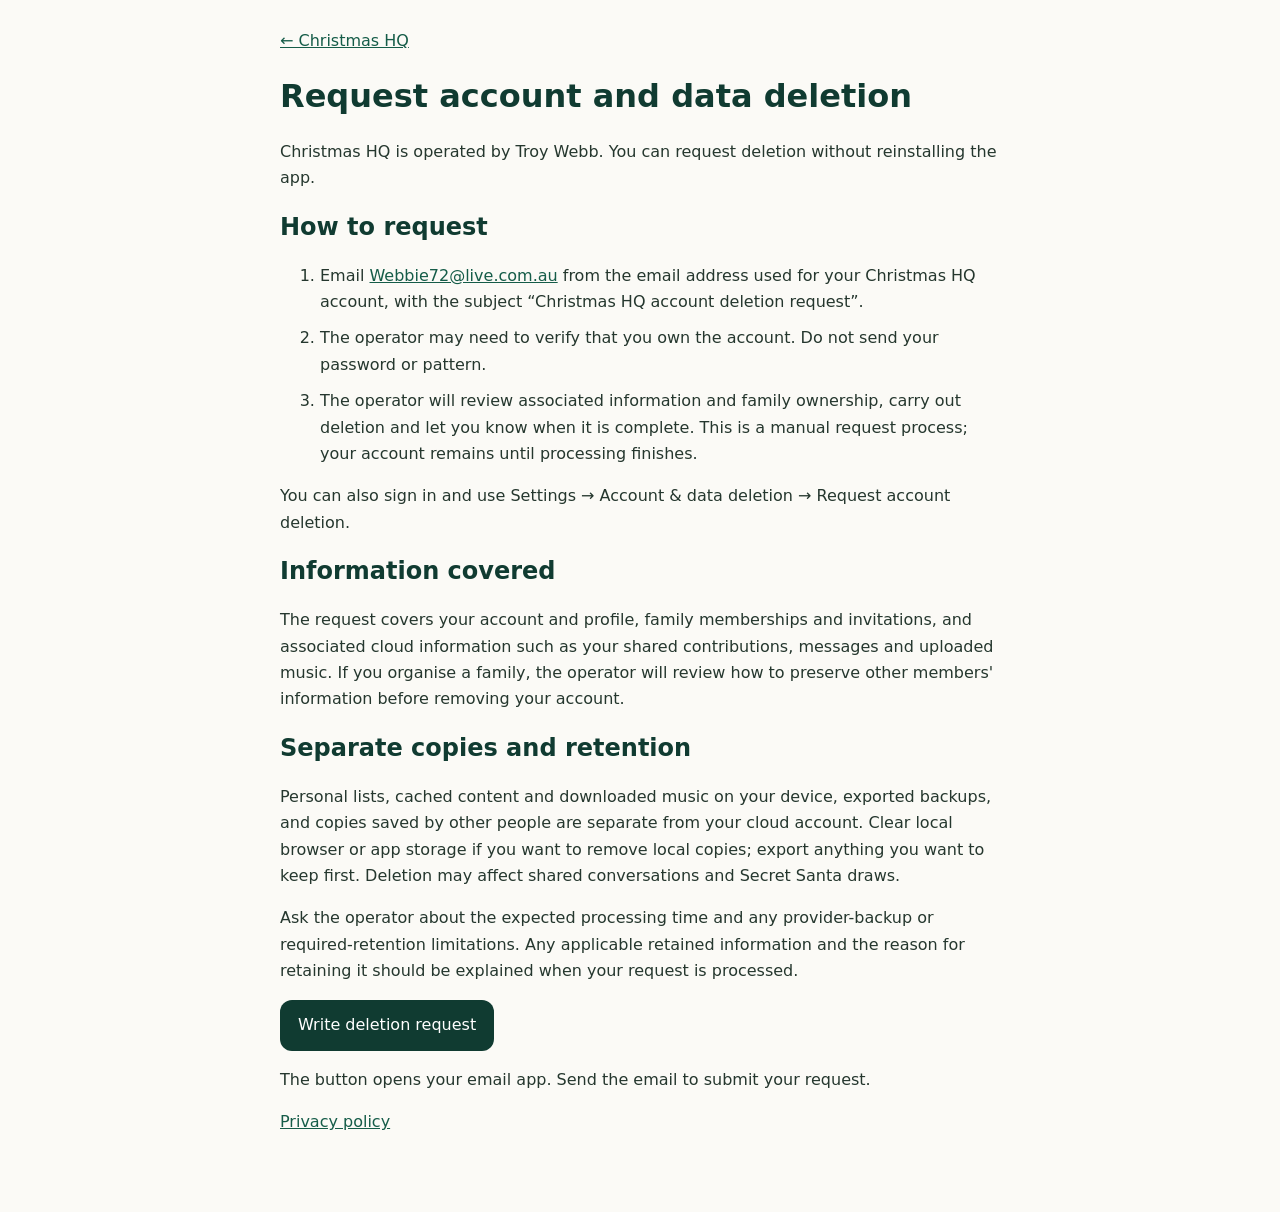
<file: delete-account.html>
<!doctype html><html lang="en-AU"><head><meta charset="utf-8"><meta name="viewport" content="width=device-width,initial-scale=1"><title>Delete your account · Christmas HQ</title><style>body{margin:0;background:#fbfaf6;color:#25372e;font:16px/1.65 system-ui,sans-serif}main{max-width:720px;margin:auto;padding:28px 22px 60px}h1,h2{color:#103b31;line-height:1.3}a{color:#155c48;overflow-wrap:anywhere}.button{display:inline-block;background:#103b31;color:white;border-radius:12px;padding:12px 18px;text-decoration:none}li{margin:10px 0}</style></head><body><main><a href="./index.html">← Christmas HQ</a><h1>Request account and data deletion</h1><p>Christmas HQ is operated by Troy Webb. You can request deletion without reinstalling the app.</p><h2>How to request</h2><ol><li>Email <a href="mailto:Webbie72@live.com.au?subject=Christmas%20HQ%20account%20deletion%20request&amp;body=Please%20delete%20my%20Christmas%20HQ%20account%20and%20associated%20cloud%20information.%0A%0AMy%20account%20email%20is%3A%20%0A">Webbie72@live.com.au</a> from the email address used for your Christmas HQ account, with the subject “Christmas HQ account deletion request”.</li><li>The operator may need to verify that you own the account. Do not send your password or pattern.</li><li>The operator will review associated information and family ownership, carry out deletion and let you know when it is complete. This is a manual request process; your account remains until processing finishes.</li></ol><p>You can also sign in and use Settings → Account &amp; data deletion → Request account deletion.</p><h2>Information covered</h2><p>The request covers your account and profile, family memberships and invitations, and associated cloud information such as your shared contributions, messages and uploaded music. If you organise a family, the operator will review how to preserve other members' information before removing your account.</p><h2>Separate copies and retention</h2><p>Personal lists, cached content and downloaded music on your device, exported backups, and copies saved by other people are separate from your cloud account. Clear local browser or app storage if you want to remove local copies; export anything you want to keep first. Deletion may affect shared conversations and Secret Santa draws.</p><p>Ask the operator about the expected processing time and any provider-backup or required-retention limitations. Any applicable retained information and the reason for retaining it should be explained when your request is processed.</p><p><a class="button" href="mailto:Webbie72@live.com.au?subject=Christmas%20HQ%20account%20deletion%20request&amp;body=Please%20delete%20my%20Christmas%20HQ%20account%20and%20associated%20cloud%20information.%0A%0AMy%20account%20email%20is%3A%20%0A">Write deletion request</a></p><p>The button opens your email app. Send the email to submit your request.</p><p><a href="./privacy.html">Privacy policy</a></p></main></body></html>
</file>
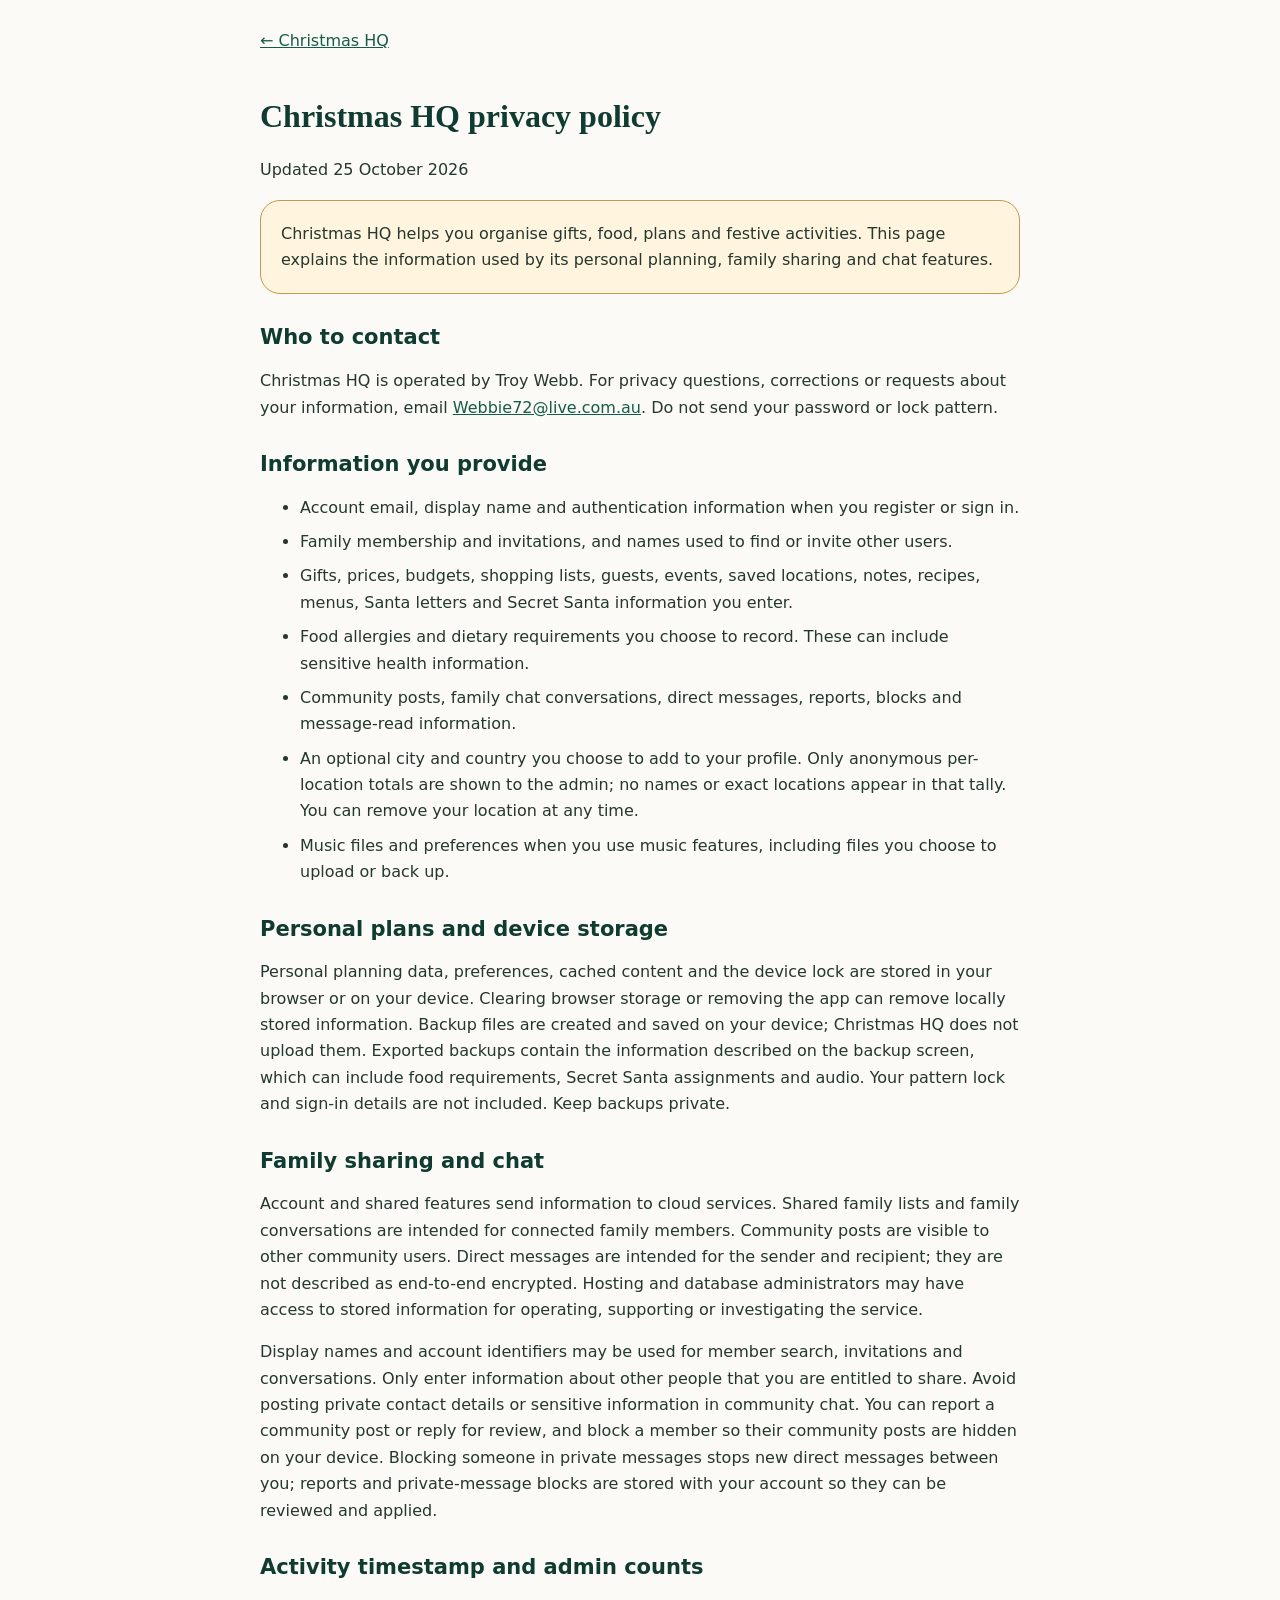
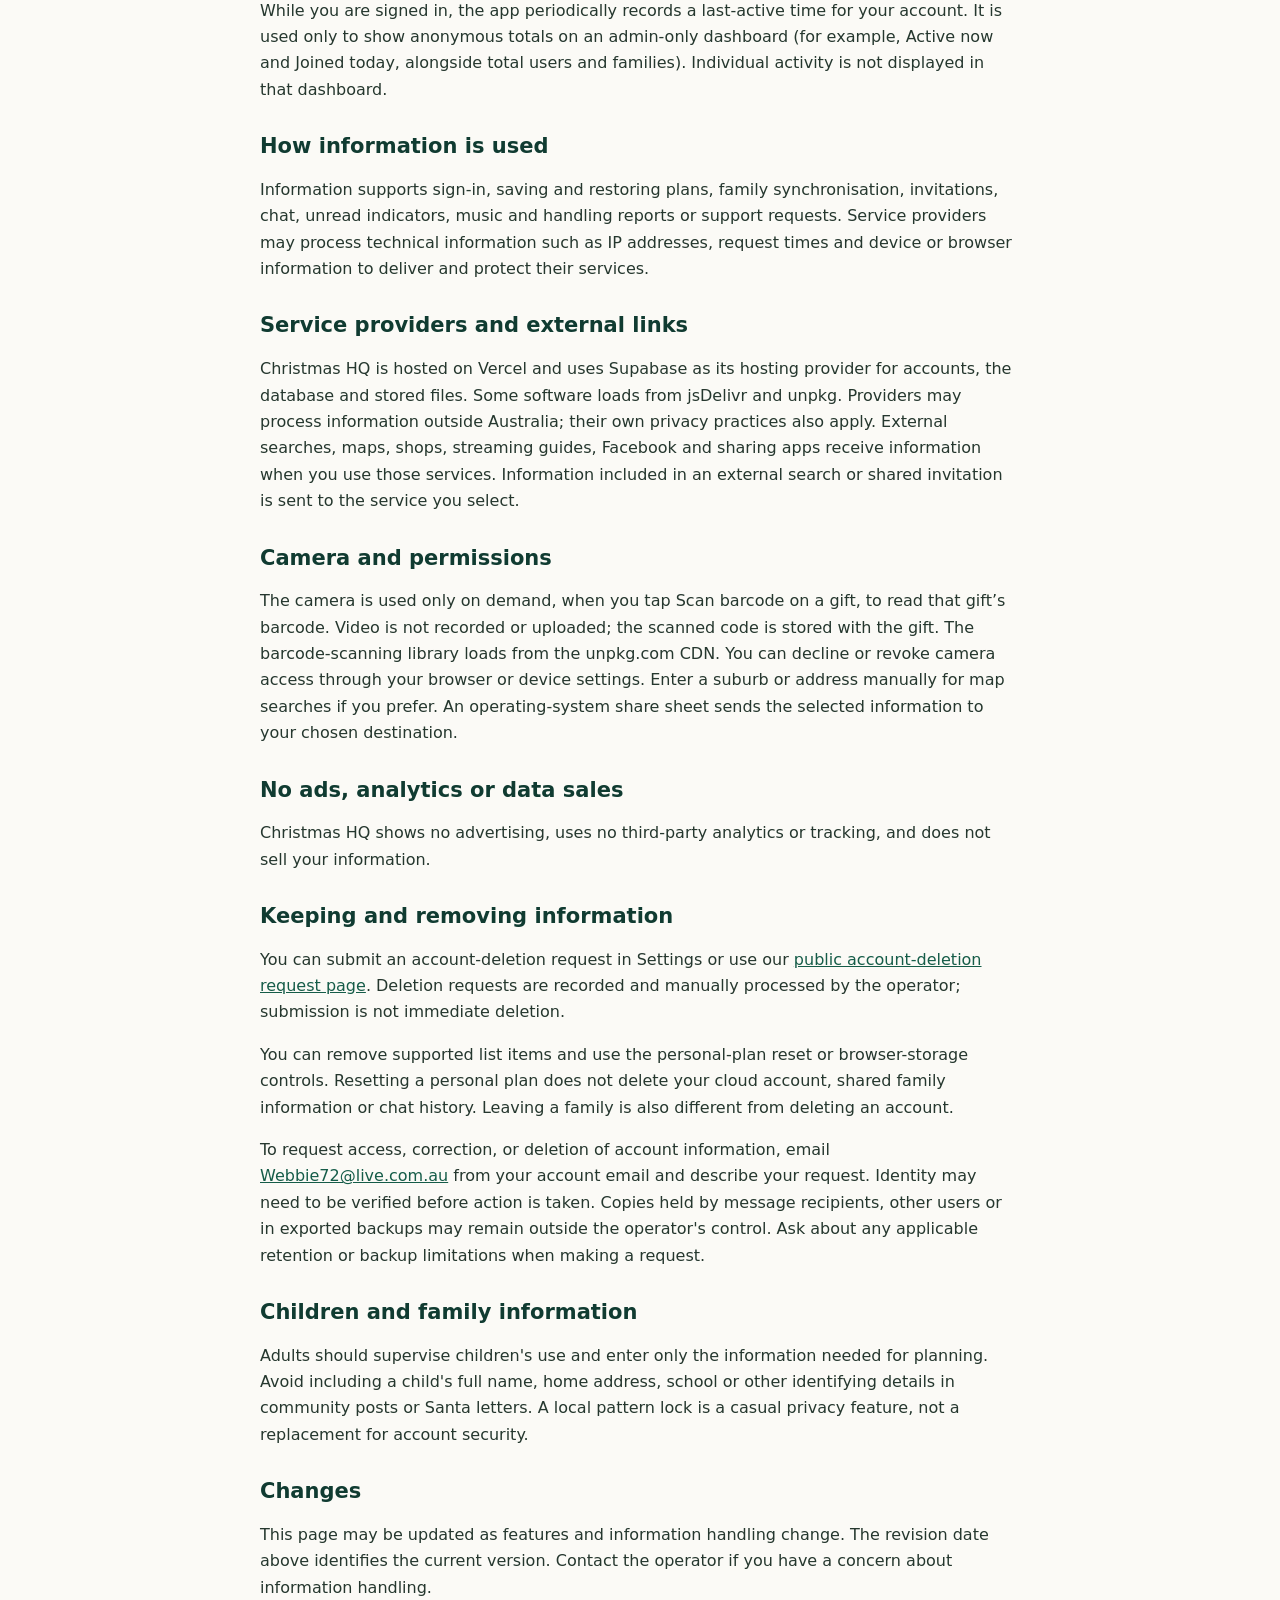
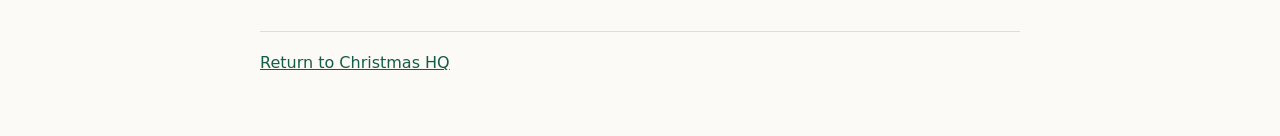
<file: privacy.html>
<!doctype html><html lang="en-AU"><head><meta charset="utf-8"><meta name="viewport" content="width=device-width,initial-scale=1"><meta name="theme-color" content="#103b31"><title>Privacy policy · Christmas HQ</title><style>body{margin:0;background:#fbfaf6;color:#25372e;font:16px/1.65 system-ui,sans-serif}main{max-width:760px;margin:auto;padding:28px 22px 60px}h1,h2{color:#103b31;line-height:1.25}h1{font-family:Georgia,serif}h2{font-size:21px;margin-top:30px}a{color:#155c48;overflow-wrap:anywhere}.intro{padding:20px;border:1px solid #c4984d;border-radius:20px;background:#fff4de}.back{display:inline-block;margin-bottom:20px}li{margin:8px 0}footer{border-top:1px solid #ddd;padding-top:18px;margin-top:30px}</style></head><body><main><a class="back" href="./index.html">← Christmas HQ</a><h1>Christmas HQ privacy policy</h1><p>Updated 25 October 2026</p><div class="intro">Christmas HQ helps you organise gifts, food, plans and festive activities. This page explains the information used by its personal planning, family sharing and chat features.</div><h2>Who to contact</h2><p>Christmas HQ is operated by Troy Webb. For privacy questions, corrections or requests about your information, email <a href="mailto:Webbie72@live.com.au">Webbie72@live.com.au</a>. Do not send your password or lock pattern.</p><h2>Information you provide</h2><ul><li>Account email, display name and authentication information when you register or sign in.</li><li>Family membership and invitations, and names used to find or invite other users.</li><li>Gifts, prices, budgets, shopping lists, guests, events, saved locations, notes, recipes, menus, Santa letters and Secret Santa information you enter.</li><li>Food allergies and dietary requirements you choose to record. These can include sensitive health information.</li><li>Community posts, family chat conversations, direct messages, reports, blocks and message-read information.</li><li>An optional city and country you choose to add to your profile. Only anonymous per-location totals are shown to the admin; no names or exact locations appear in that tally. You can remove your location at any time.</li><li>Music files and preferences when you use music features, including files you choose to upload or back up.</li></ul><h2>Personal plans and device storage</h2><p>Personal planning data, preferences, cached content and the device lock are stored in your browser or on your device. Clearing browser storage or removing the app can remove locally stored information. Backup files are created and saved on your device; Christmas HQ does not upload them. Exported backups contain the information described on the backup screen, which can include food requirements, Secret Santa assignments and audio. Your pattern lock and sign-in details are not included. Keep backups private.</p><h2>Family sharing and chat</h2><p>Account and shared features send information to cloud services. Shared family lists and family conversations are intended for connected family members. Community posts are visible to other community users. Direct messages are intended for the sender and recipient; they are not described as end-to-end encrypted. Hosting and database administrators may have access to stored information for operating, supporting or investigating the service.</p><p>Display names and account identifiers may be used for member search, invitations and conversations. Only enter information about other people that you are entitled to share. Avoid posting private contact details or sensitive information in community chat. You can report a community post or reply for review, and block a member so their community posts are hidden on your device. Blocking someone in private messages stops new direct messages between you; reports and private-message blocks are stored with your account so they can be reviewed and applied.</p><h2>Activity timestamp and admin counts</h2><p>While you are signed in, the app periodically records a last-active time for your account. It is used only to show anonymous totals on an admin-only dashboard (for example, Active now and Joined today, alongside total users and families). Individual activity is not displayed in that dashboard.</p><h2>How information is used</h2><p>Information supports sign-in, saving and restoring plans, family synchronisation, invitations, chat, unread indicators, music and handling reports or support requests. Service providers may process technical information such as IP addresses, request times and device or browser information to deliver and protect their services.</p><h2>Service providers and external links</h2><p>Christmas HQ is hosted on Vercel and uses Supabase as its hosting provider for accounts, the database and stored files. Some software loads from jsDelivr and unpkg. Providers may process information outside Australia; their own privacy practices also apply. External searches, maps, shops, streaming guides, Facebook and sharing apps receive information when you use those services. Information included in an external search or shared invitation is sent to the service you select.</p><h2>Camera and permissions</h2><p>The camera is used only on demand, when you tap Scan barcode on a gift, to read that gift’s barcode. Video is not recorded or uploaded; the scanned code is stored with the gift. The barcode-scanning library loads from the unpkg.com CDN. You can decline or revoke camera access through your browser or device settings. Enter a suburb or address manually for map searches if you prefer. An operating-system share sheet sends the selected information to your chosen destination.</p><h2>No ads, analytics or data sales</h2><p>Christmas HQ shows no advertising, uses no third-party analytics or tracking, and does not sell your information.</p><h2>Keeping and removing information</h2><p>You can submit an account-deletion request in Settings or use our <a href="./delete-account.html">public account-deletion request page</a>. Deletion requests are recorded and manually processed by the operator; submission is not immediate deletion.</p><p>You can remove supported list items and use the personal-plan reset or browser-storage controls. Resetting a personal plan does not delete your cloud account, shared family information or chat history. Leaving a family is also different from deleting an account.</p><p>To request access, correction, or deletion of account information, email <a href="mailto:Webbie72@live.com.au?subject=Christmas%20HQ%20privacy%20request">Webbie72@live.com.au</a> from your account email and describe your request. Identity may need to be verified before action is taken. Copies held by message recipients, other users or in exported backups may remain outside the operator's control. Ask about any applicable retention or backup limitations when making a request.</p><h2>Children and family information</h2><p>Adults should supervise children's use and enter only the information needed for planning. Avoid including a child's full name, home address, school or other identifying details in community posts or Santa letters. A local pattern lock is a casual privacy feature, not a replacement for account security.</p><h2>Changes</h2><p>This page may be updated as features and information handling change. The revision date above identifies the current version. Contact the operator if you have a concern about information handling.</p><footer><a href="./index.html">Return to Christmas HQ</a></footer></main></body></html>
</file>
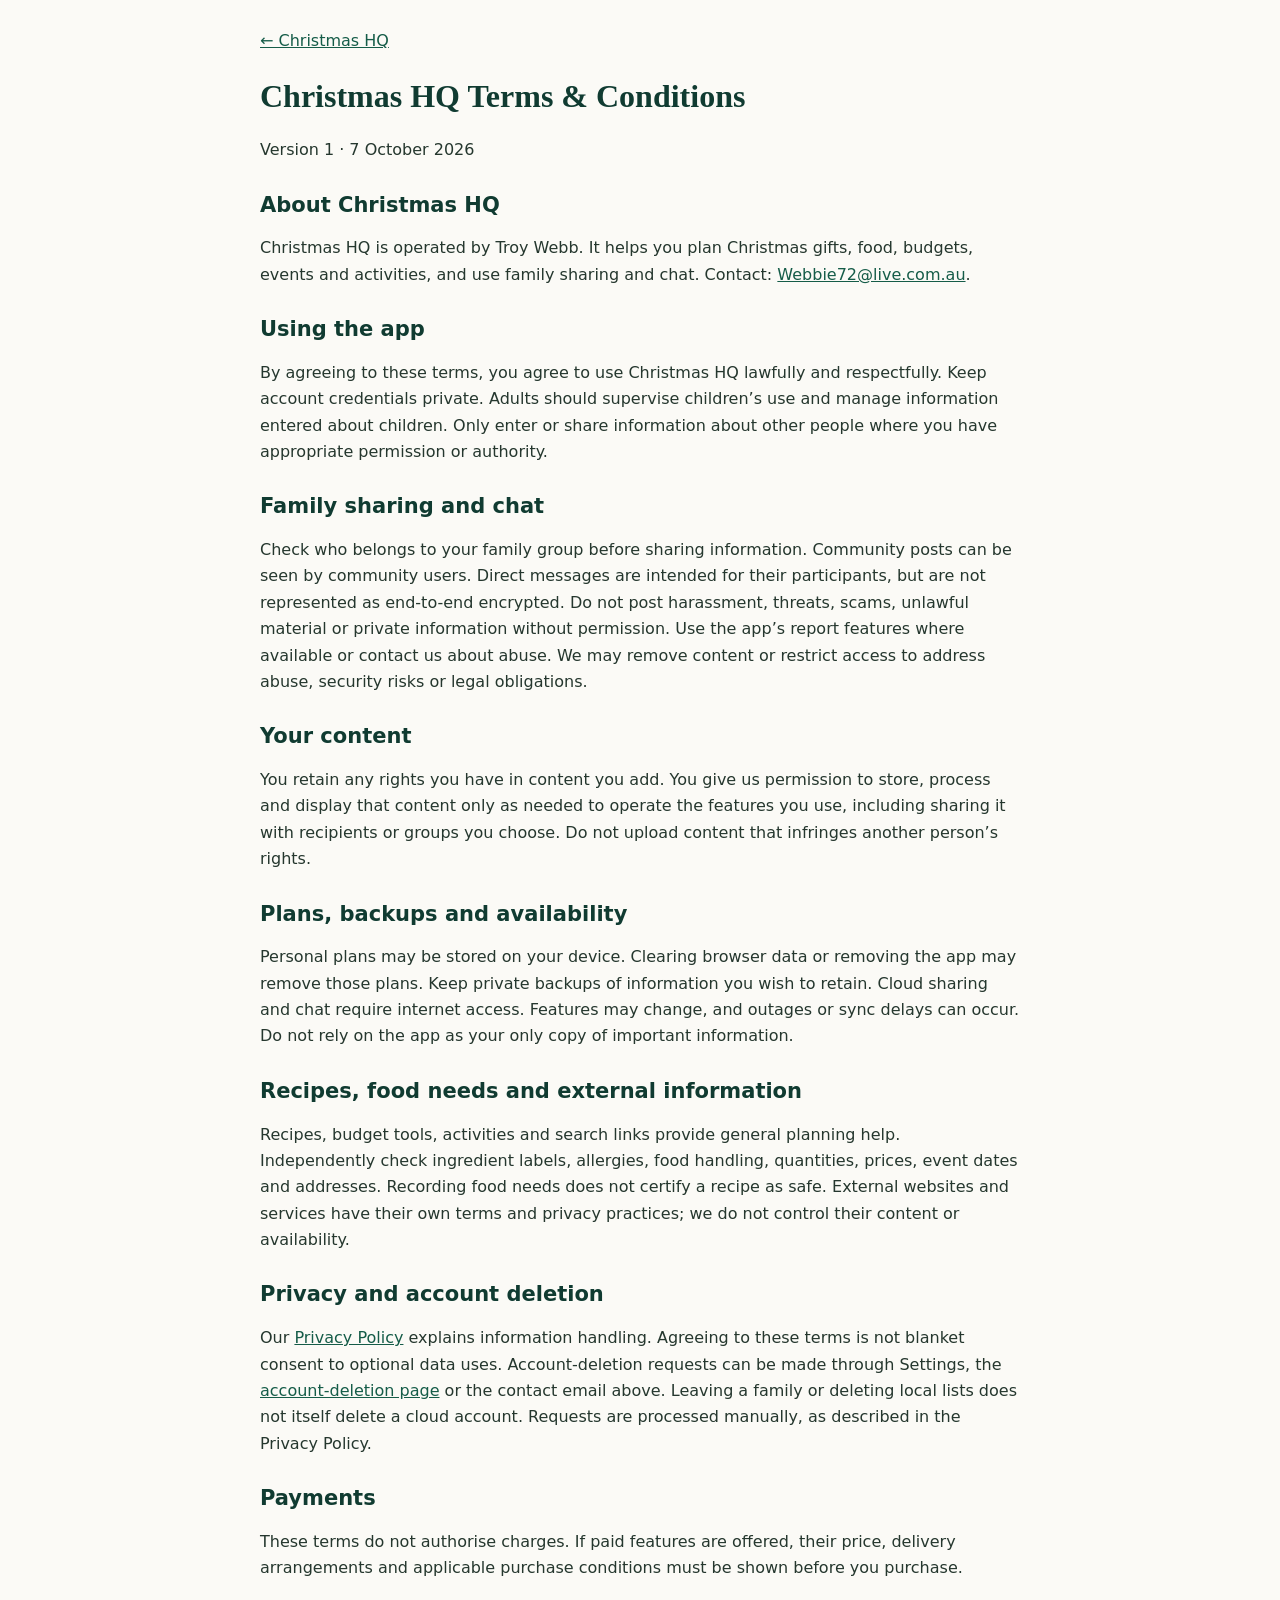
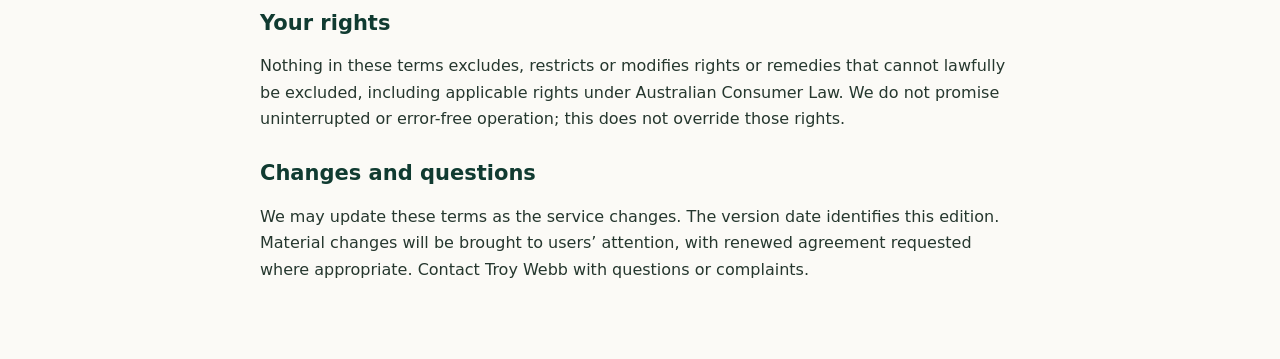
<file: terms.html>
<!doctype html><html lang="en-AU"><head><meta charset="utf-8"><meta name="viewport" content="width=device-width,initial-scale=1"><title>Terms & Conditions · Christmas HQ</title><style>body{margin:0;background:#fbfaf6;color:#25372e;font:16px/1.65 system-ui,sans-serif}main{max-width:760px;margin:auto;padding:28px 22px 60px}h1,h2{color:#103b31;line-height:1.25}h1{font-family:Georgia,serif}h2{font-size:21px;margin-top:28px}a{color:#155c48}li{margin:8px 0}</style></head><body><main><a href="./index.html">← Christmas HQ</a><h1>Christmas HQ Terms & Conditions</h1><p>Version 1 · 7 October 2026</p>
<h2>About Christmas HQ</h2><p>Christmas HQ is operated by Troy Webb. It helps you plan Christmas gifts, food, budgets, events and activities, and use family sharing and chat. Contact: <a href="mailto:Webbie72@live.com.au">Webbie72@live.com.au</a>.</p>
<h2>Using the app</h2><p>By agreeing to these terms, you agree to use Christmas HQ lawfully and respectfully. Keep account credentials private. Adults should supervise children’s use and manage information entered about children. Only enter or share information about other people where you have appropriate permission or authority.</p>
<h2>Family sharing and chat</h2><p>Check who belongs to your family group before sharing information. Community posts can be seen by community users. Direct messages are intended for their participants, but are not represented as end-to-end encrypted. Do not post harassment, threats, scams, unlawful material or private information without permission. Use the app’s report features where available or contact us about abuse. We may remove content or restrict access to address abuse, security risks or legal obligations.</p>
<h2>Your content</h2><p>You retain any rights you have in content you add. You give us permission to store, process and display that content only as needed to operate the features you use, including sharing it with recipients or groups you choose. Do not upload content that infringes another person’s rights.</p>
<h2>Plans, backups and availability</h2><p>Personal plans may be stored on your device. Clearing browser data or removing the app may remove those plans. Keep private backups of information you wish to retain. Cloud sharing and chat require internet access. Features may change, and outages or sync delays can occur. Do not rely on the app as your only copy of important information.</p>
<h2>Recipes, food needs and external information</h2><p>Recipes, budget tools, activities and search links provide general planning help. Independently check ingredient labels, allergies, food handling, quantities, prices, event dates and addresses. Recording food needs does not certify a recipe as safe. External websites and services have their own terms and privacy practices; we do not control their content or availability.</p>
<h2>Privacy and account deletion</h2><p>Our <a href="./privacy.html">Privacy Policy</a> explains information handling. Agreeing to these terms is not blanket consent to optional data uses. Account-deletion requests can be made through Settings, the <a href="./delete-account.html">account-deletion page</a> or the contact email above. Leaving a family or deleting local lists does not itself delete a cloud account. Requests are processed manually, as described in the Privacy Policy.</p>
<h2>Payments</h2><p>These terms do not authorise charges. If paid features are offered, their price, delivery arrangements and applicable purchase conditions must be shown before you purchase.</p>
<h2>Your rights</h2><p>Nothing in these terms excludes, restricts or modifies rights or remedies that cannot lawfully be excluded, including applicable rights under Australian Consumer Law. We do not promise uninterrupted or error-free operation; this does not override those rights.</p>
<h2>Changes and questions</h2><p>We may update these terms as the service changes. The version date identifies this edition. Material changes will be brought to users’ attention, with renewed agreement requested where appropriate. Contact Troy Webb with questions or complaints.</p></main></body></html>
</file>
